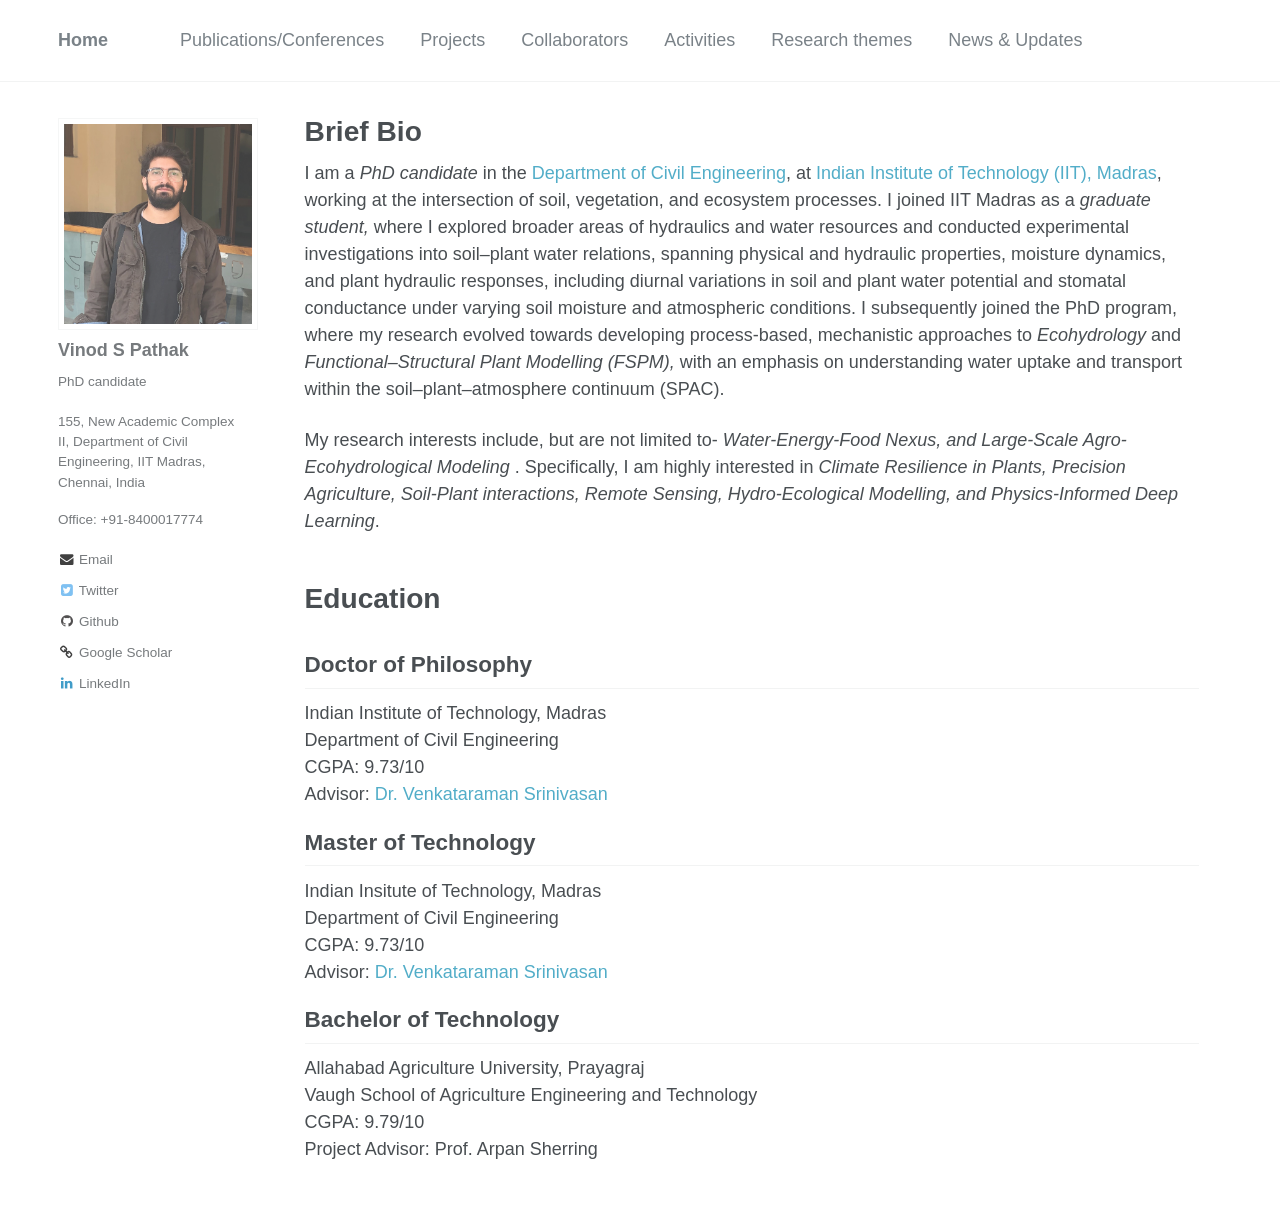
<file: index.html>
<!DOCTYPE html>
<html lang="en">
<head>
<meta name="robots" content="noindex">
	<meta http-equiv="content-type" content="text/html; charset=UTF-8"><meta charset="utf-8"> <!-- begin SEO -->
	<title>Vinod S Pathak</title>
	<link href="https://vinodspathak.github.io/feed.xml" type="application/atom+xml" rel="alternate" title="Vinod S Pathak"> 
	<meta name="HandheldFriendly" content="True">
	<meta name="MobileOptimized" content="320">
	<meta name="viewport" content="width=device-width, initial-scale=1.0">
	<link rel="stylesheet" href="css/main.css">
	<script src="https://code.jquery.com/jquery-1.10.2.js"></script>
	<script> 
		$(function(){
		  $("#header").load("header.html", function () {
    var currentPage = window.location.pathname.split('/').pop() || 'index.html';

    $("#site-nav .nav-link").each(function () {
        var linkPage = $(this).attr("href").split('/').pop();

        if (linkPage === currentPage) {
            $(this).parent().addClass("active");
        }
    });
});
		  $("#profile_intro").load("profile_intro.html");
		  $("#button").load("buttons.html");
		});
	</script> 
	<script>
  (function(i,s,o,g,r,a,m){i['GoogleAnalyticsObject']=r;i[r]=i[r]||function(){
  (i[r].q=i[r].q||[]).push(arguments)},i[r].l=1*new Date();a=s.createElement(o),
  m=s.getElementsByTagName(o)[0];a.async=1;a.src=g;m.parentNode.insertBefore(a,m)
  })(window,document,'script','https://www.google-analytics.com/analytics.js','ga');
  ga('create', 'UA-96174454-1', 'auto');
  ga('send', 'pageview');
</script> 
</head>

<body data-gr-c-s-loaded="true">
	<div class="masthead" id="header">	
	</div>
	<div id="main" role="main">
		<div class="sidebar sticky">
			<div itemscope="" itemtype="http://schema.org/Person">
				<div class="author__avatar"> 
					<img src="img/mypic.jpg" alt="Vinod S Pathak" style="width: 300px; height: auto;">
				</div>
				<div id="profile_intro" class="author__content">
					
				</div>
				<div class="author__urls-wrapper" id="button"> 
					
				</div>
			</div>
		</div>
	<div>
		<article class="page">
			<meta itemprop="headline" content="About me">
			<meta itemprop="description" content="About me">
			<div class="page__inner-wrap">
				<header>
					<h1 class="page__title" itemprop="headline">Brief Bio
					</h1>
				</header>
				<section class="page__content" itemprop="text">
					<p> I am a <i>PhD candidate</i> in the <a href="https://civil.iitm.ac.in/">Department of Civil Engineering</a>, at <a href="https://iitm.ac.in/">Indian Institute of Technology (IIT), Madras</a>, working at the intersection of 
						soil, vegetation, and ecosystem processes. I joined IIT Madras as a <i> graduate student, </i> where I explored broader areas of hydraulics and water resources and conducted experimental investigations into soil–plant water
						relations, spanning physical and hydraulic properties, moisture dynamics, and plant hydraulic responses, including diurnal variations in soil and plant water potential and stomatal conductance 
						under varying soil moisture and atmospheric conditions. I subsequently joined the PhD program, where my research evolved towards developing process-based, mechanistic approaches to <i> Ecohydrology </i> and <i> Functional–Structural Plant Modelling (FSPM), </i>
						with an emphasis on understanding water uptake and transport within the soil–plant–atmosphere continuum (SPAC). </p> 

                    <p>My research interests include, but are not limited to- <i>Water-Energy-Food
Nexus, and Large-Scale Agro-Ecohydrological Modeling </i>. Specifically, I am highly interested in  <i>Climate Resilience in Plants, Precision Agriculture, Soil-Plant interactions, Remote Sensing, Hydro-Ecological Modelling, and Physics-Informed Deep Learning</i>. </p>

                    <br>

                    <h1 class="page__title" itemprop="headline">Education</h1>
                    <br>

                    <h2 class="page__title" itemprop="headline">Doctor of Philosophy</h2>

                    <p>Indian Institute of Technology, Madras
                    <br>Department of Civil Engineering
                    <br>CGPA: 9.73/10
                    <br>Advisor: <a href="https://civil.iitm.ac.in/faculty/venkatraman/"> Dr. Venkataraman Srinivasan</a></p> 

                    <h2 class="page__title" itemprop="headline">Master of Technology</h2>
                    <p>Indian Insitute of Technology, Madras
                    <br>Department of Civil Engineering
                    <br>CGPA: 9.73/10
                    <br> Advisor: <a href="https://civil.iitm.ac.in/faculty/venkatraman/"> Dr. Venkataraman Srinivasan</a></p> 

                    <h2 class="page__title" itemprop="headline">Bachelor of Technology</h2>
                    <p>Allahabad Agriculture University, Prayagraj
                    <br>Vaugh School of Agriculture Engineering and Technology
                    <br>CGPA: 9.79/10
                    <br>Project Advisor: Prof. Arpan Sherring</p>  
                    

                    

					
					

					
				</section>
				<footer class="page__meta"></footer>
			</div>
		</article>
	</div>



<script src="js/main.js">
</script>


</body><span class="gr__tooltip"><span class="gr__tooltip-content"></span><i class="gr__tooltip-logo"></i><span class="gr__triangle"></span></span></html>
</file>
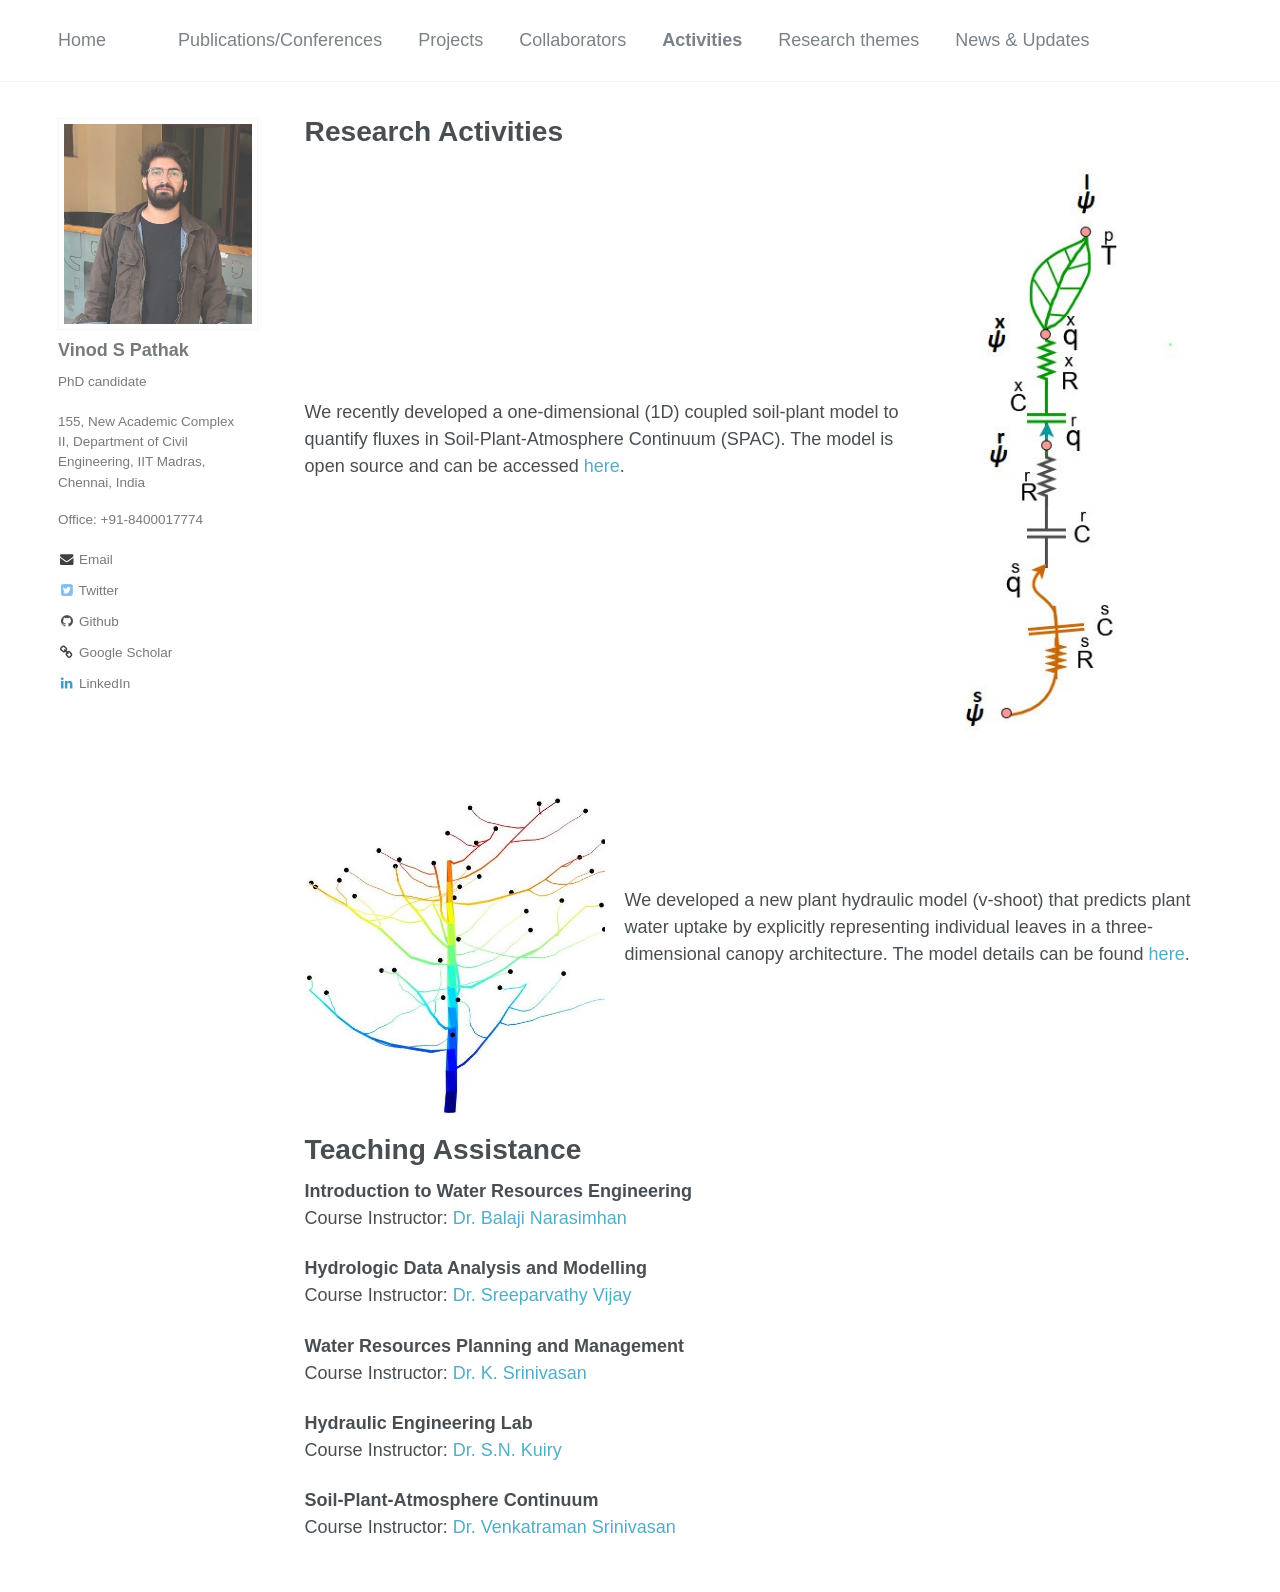
<file: Activity.html>
<!DOCTYPE html>
<html lang="en">
<head>
<meta name="robots" content="noindex">
	<meta http-equiv="content-type" content="text/html; charset=UTF-8">
	<meta charset="utf-8"> 
	<title>Vinod S Pathak</title>
	<link href="https://vinodspathak.github.io/feed.xml" type="application/atom+xml" rel="alternate" title="Vinod S Pathak"> 
	<meta name="HandheldFriendly" content="True">
	<meta name="MobileOptimized" content="320">
	<meta name="viewport" content="width=device-width, initial-scale=1.0">
	<link rel="stylesheet" href="css/main.css">
	<script src="https://code.jquery.com/jquery-1.10.2.js"></script>
	<script> 
		$(function(){
		  $("#header").load("header.html");
		  $("#profile_intro").load("profile_intro.html");
		  $("#button").load("buttons.html");
		});
	</script> 
	<script>
	  (function(i,s,o,g,r,a,m){i['GoogleAnalyticsObject']=r;i[r]=i[r]||function(){
	  (i[r].q=i[r].q||[]).push(arguments)},i[r].l=1*new Date();a=s.createElement(o),
	  m=s.getElementsByTagName(o)[0];a.async=1;a.src=g;m.parentNode.insertBefore(a,m)
	  })(window,document,'script','https://www.google-analytics.com/analytics.js','ga');
	  ga('create', 'UA-96174454-1', 'auto');
	  ga('send', 'pageview');
	</script> 

	<style>
		.collaborator-container {
			display: flex;
			align-items: center;
			justify-content: space-between;
			gap: 20px;
			margin-bottom: 20px;
		}

		.collaborator-container div {
			flex: 1;
		}

		.collaborator-container img {
			max-width: 300px;
			height: auto;
			order: 2;
		}
	</style>
</head>

<body>
	<div class="masthead" id="header"></div>

	<div id="main" role="main">

		<div class="sidebar sticky">
			<div itemscope itemtype="http://schema.org/Person">

				<div class="author__avatar"> 
					<img src="img/mypic.jpg" alt="Vinod S Pathak" style="width: 300px; height: auto;">
				</div>

				<div id="profile_intro" class="author__content"></div>

				<div class="author__urls-wrapper" id="button"></div>

			</div>
		</div>

		<article class="page">

			<meta itemprop="headline" content="Activities">
			<meta itemprop="description" content="Research and teaching activities">

			<div class="page__inner-wrap">

				<!-- Research Activities -->
				<header>
					<h1 class="page__title" itemprop="headline">Research Activities</h1>
				</header>

				<section class="page__content" itemprop="text">

					<div class="collaborator-container">
						<div>
							<p>
								We recently developed a one-dimensional (1D) coupled soil-plant model to quantify fluxes in Soil-Plant-Atmosphere Continuum (SPAC). The model is open source and can be accessed 
								<a href="https://github.com/vinodspathak/vSPAC-1D">here</a>.
							</p>
						</div>

						<img src="img/ThesisFig.jpg" alt="ThesisFig" style="width: 250px; height: auto;">
					</div>


					<div class="collaborator-container">
						<div>
							<img src="img/Plant3D.jpg" alt="3DPlant" style="width: 400px; height: auto;">	
						</div>

						<p>
							We developed a new plant hydraulic model (v-shoot) that predicts plant water uptake by explicitly representing individual leaves in a three-dimensional canopy architecture. The model details can be found 
							<a href="https://www.iitm.ac.in/happenings/events/explicit-3d-canopy-architecture-approach-model-plant-water-uptake-and">here</a>.
						</p>
					</div>

				</section>


				<!-- Teaching Assistance -->
				<header>
					<h1 class="page__title" itemprop="headline">Teaching Assistance</h1>
				</header>

				<section class="page__content" itemprop="text">

					<p>
						<b>Introduction to Water Resources Engineering</b><br>
						Course Instructor: <a href="https://civil.iitm.ac.in/faculty/nbalaji/">Dr. Balaji Narasimhan</a>
					</p>

					<p>
						<b>Hydrologic Data Analysis and Modelling</b><br>
						Course Instructor: <a href="https://civil.iitm.ac.in/faculty/sreeparvathyvijay/">Dr. Sreeparvathy Vijay</a>
					</p>

					<p>
						<b>Water Resources Planning and Management</b><br>
						Course Instructor: <a href="https://civil.iitm.ac.in/faculty/ksrini/">Dr. K. Srinivasan</a>
					</p>

					<p>
						<b>Hydraulic Engineering Lab</b><br>
						Course Instructor: <a href="https://civil.iitm.ac.in/faculty/snkuiry/">Dr. S.N. Kuiry</a>
					</p>

					<p>
						<b>Soil-Plant-Atmosphere Continuum</b><br>
						Course Instructor: <a href="https://civil.iitm.ac.in/faculty/venkatraman/">Dr. Venkatraman Srinivasan</a>
					</p>

				</section>


				<footer class="page__meta"></footer>

			</div>
		</article>

	</div>

	<script src="js/main.js"></script>

</body>
</html>
</file>
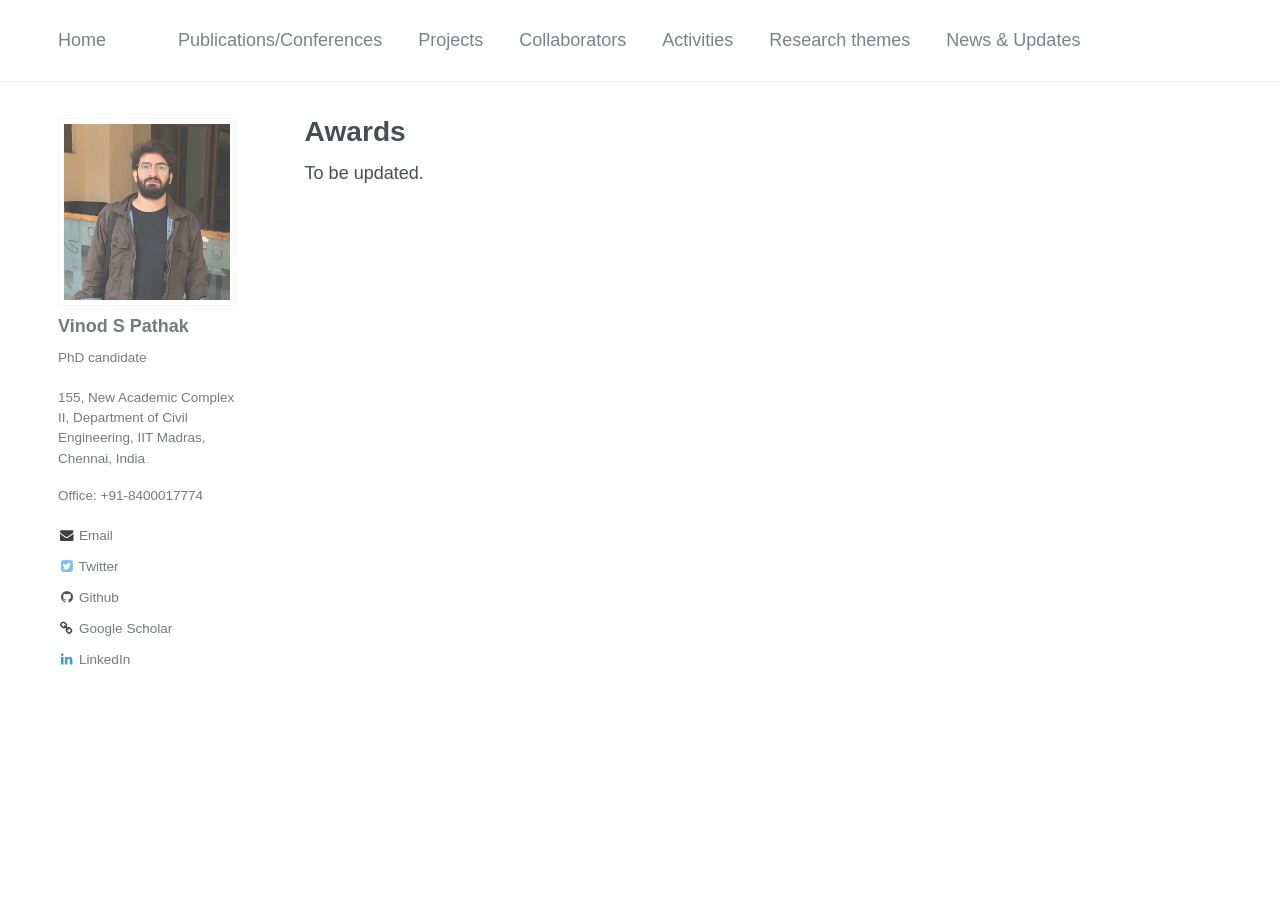
<file: awards.html>
<!DOCTYPE html>
<html lang="en">
<head>
<meta name="robots" content="noindex">
	<meta http-equiv="content-type" content="text/html; charset=UTF-8"><meta charset="utf-8"> <!-- begin SEO -->
	<title>Vinod S Pathak</title>
	<link href="https://vinodspathak.github.io/feed.xml" type="application/atom+xml" rel="alternate" title="Vinod S Pathak">
	<meta name="HandheldFriendly" content="True">
	<meta name="MobileOptimized" content="320">
	<meta name="viewport" content="width=device-width, initial-scale=1.0">
	<link rel="stylesheet" href="css/main.css">
	<script src="https://code.jquery.com/jquery-1.10.2.js"></script>
	<script> 
		$(function(){
		  $("#header").load("header.html");
		  $("#profile_intro").load("profile_intro.html");
		  $("#button").load("buttons.html");
		});
	</script> 
	<script>
  (function(i,s,o,g,r,a,m){i['GoogleAnalyticsObject']=r;i[r]=i[r]||function(){
  (i[r].q=i[r].q||[]).push(arguments)},i[r].l=1*new Date();a=s.createElement(o),
  m=s.getElementsByTagName(o)[0];a.async=1;a.src=g;m.parentNode.insertBefore(a,m)
  })(window,document,'script','https://www.google-analytics.com/analytics.js','ga');
  ga('create', 'UA-96174454-1', 'auto');
  ga('send', 'pageview');
</script> 
</head>

<body data-gr-c-s-loaded="true">
	<div class="masthead" id="header">	
	</div>
	<div id="main" role="main">
		<div class="sidebar sticky">
			<div itemscope="" itemtype="http://schema.org/Person">
				<div class="author__avatar"> 
					<img src="img/mypic.jpg" alt="Vinod S Pathak">
				</div>
				<div id="profile_intro" class="author__content">
					
				</div>
				<div class="author__urls-wrapper" id="button"> 
					
				</div>
			</div>
		</div>
	<div>
		<article class="page">
			<meta itemprop="headline" content="About me">
			<meta itemprop="description" content="About me">
			<div class="page__inner-wrap">
				<header>
    <h1 class="page__title" itemprop="headline">Awards</h1>
</header>

<section class="page__content" itemprop="text">
    <p>To be updated.</p>
</section>


				<footer class="page__meta"></footer>
			</div>
		</article>
	</div>



<script src="js/main.js">
</script> 

</body><span class="gr__tooltip"><span class="gr__tooltip-content"></span><i class="gr__tooltip-logo"></i><span class="gr__triangle"></span></span></html>
</file>
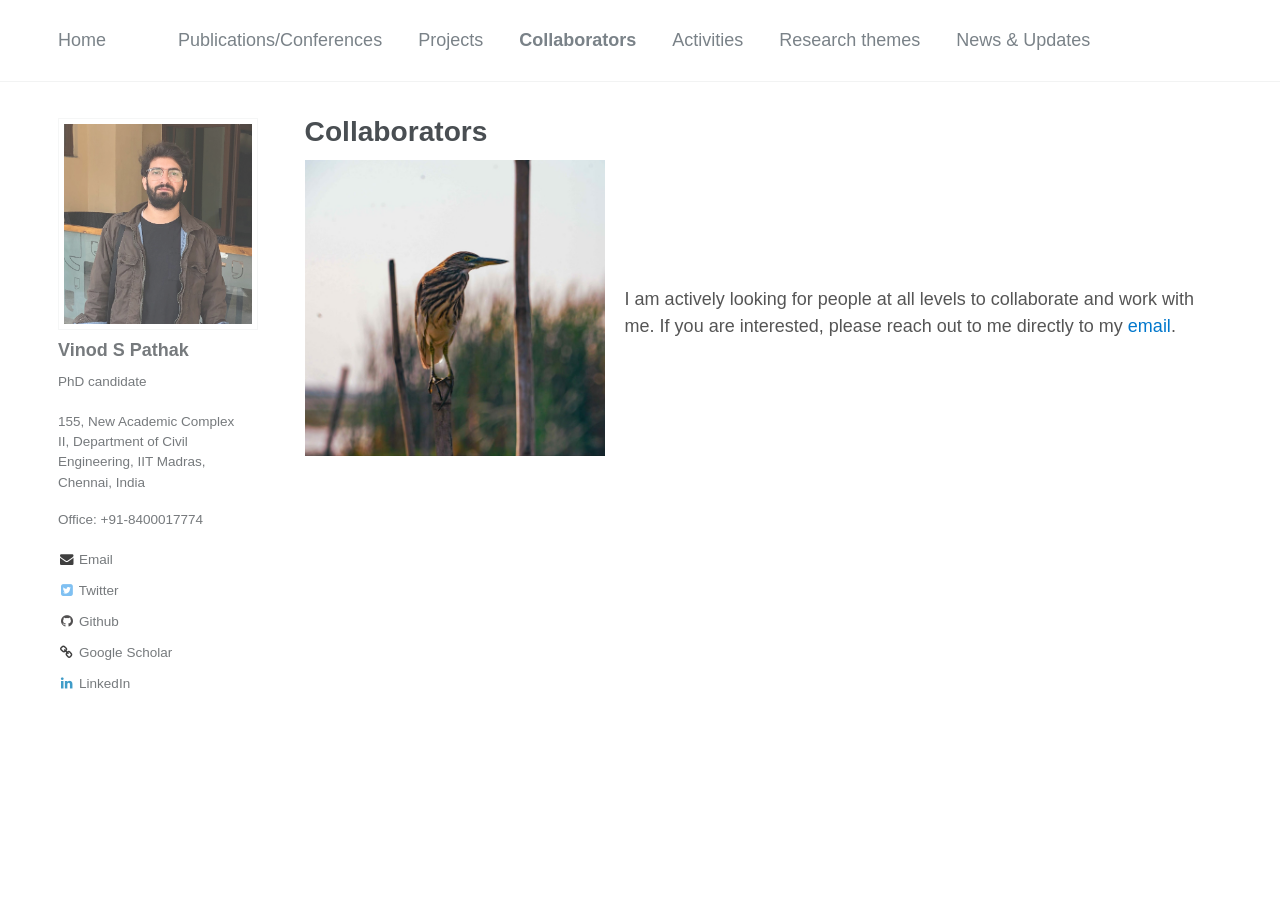
<file: Collaborators.html>
<!DOCTYPE html>
<html lang="en">
<head>
<meta name="robots" content="noindex">
	<meta http-equiv="content-type" content="text/html; charset=UTF-8">
	<meta charset="utf-8">
	<!-- begin SEO -->
	<title>Vinod S Pathak</title>
	<link href="https://vinodspathak.github.io/feed.xml" type="application/atom+xml" rel="alternate" title="Vinod S Pathak">
	<meta name="HandheldFriendly" content="True">
	<meta name="MobileOptimized" content="320">
	<meta name="viewport" content="width=device-width, initial-scale=1.0">
	<link rel="stylesheet" href="css/main.css">
	<script src="https://code.jquery.com/jquery-1.10.2.js"></script>
	<script>
		$(function () {
			$("#header").load("header.html");
			$("#profile_intro").load("profile_intro.html");
			$("#button").load("buttons.html");
		});
	</script>
	<script>
		(function (i, s, o, g, r, a, m) {
			i['GoogleAnalyticsObject'] = r;
			i[r] = i[r] || function () {
				(i[r].q = i[r].q || []).push(arguments)
			}, i[r].l = 1 * new Date();
			a = s.createElement(o),
				m = s.getElementsByTagName(o)[0];
			a.async = 1;
			a.src = g;
			m.parentNode.insertBefore(a, m)
		})(window, document, 'script', 'https://www.google-analytics.com/analytics.js', 'ga');
		ga('create', 'UA-96174454-1', 'auto');
		ga('send', 'pageview');
	</script>
	<style>
		/* Add this CSS for the image and text layout */
		.collaborator-container {
			display: flex;
			align-items: center;
			gap: 20px;
			margin-bottom: 20px;
		}
		.collaborator-container img {
			max-width: 300px;
			height: auto;
		}
		.collaborator-container h1 {
			color: #333;
			margin: 0;
		}
		.collaborator-container p {
			color: #555;
			margin: 10px 0 0;
		}
		.collaborator-container a {
			color: #0077cc;
			text-decoration: none;
		}
		.collaborator-container a:hover {
			text-decoration: underline;
		}
	</style>
</head>

<body data-gr-c-s-loaded="true">
	<div class="masthead" id="header"></div>
	<div id="main" role="main">
		<div class="sidebar sticky">
			<div itemscope itemtype="http://schema.org/Person">
				<div class="author__avatar">
					<img src="img/mypic.jpg" alt="Vinod S Pathak" style="width: 300px; height: auto;">
				</div>
				<div id="profile_intro" class="author__content"></div>
				<div class="author__urls-wrapper" id="button"></div>
			</div>
		</div>
		<article class="page">
			<meta itemprop="headline" content="About me">
			<meta itemprop="description" content="About me">
			<div class="page__inner-wrap">
				<header>
					<h1 class="page__title" itemprop="headline">Collaborators</h1>
				</header>
				<section class="page__content" itemprop="text">
					<div class="collaborator-container">
                                           <img src="img/bird.jpeg" alt="-">
						
						<div>
							
							<p>I am actively looking for people at all levels to collaborate and work with me. If you are interested, please reach out to me directly to my <a href="mailto:pathak.vinods631@gmail.com">email</a>.</p>
						</div>
					</div>
				</section>
				<footer class="page__meta"></footer>
			</div>
		</article>
	</div>

	<script src="js/main.js"></script>
</body>
</html>
</file>
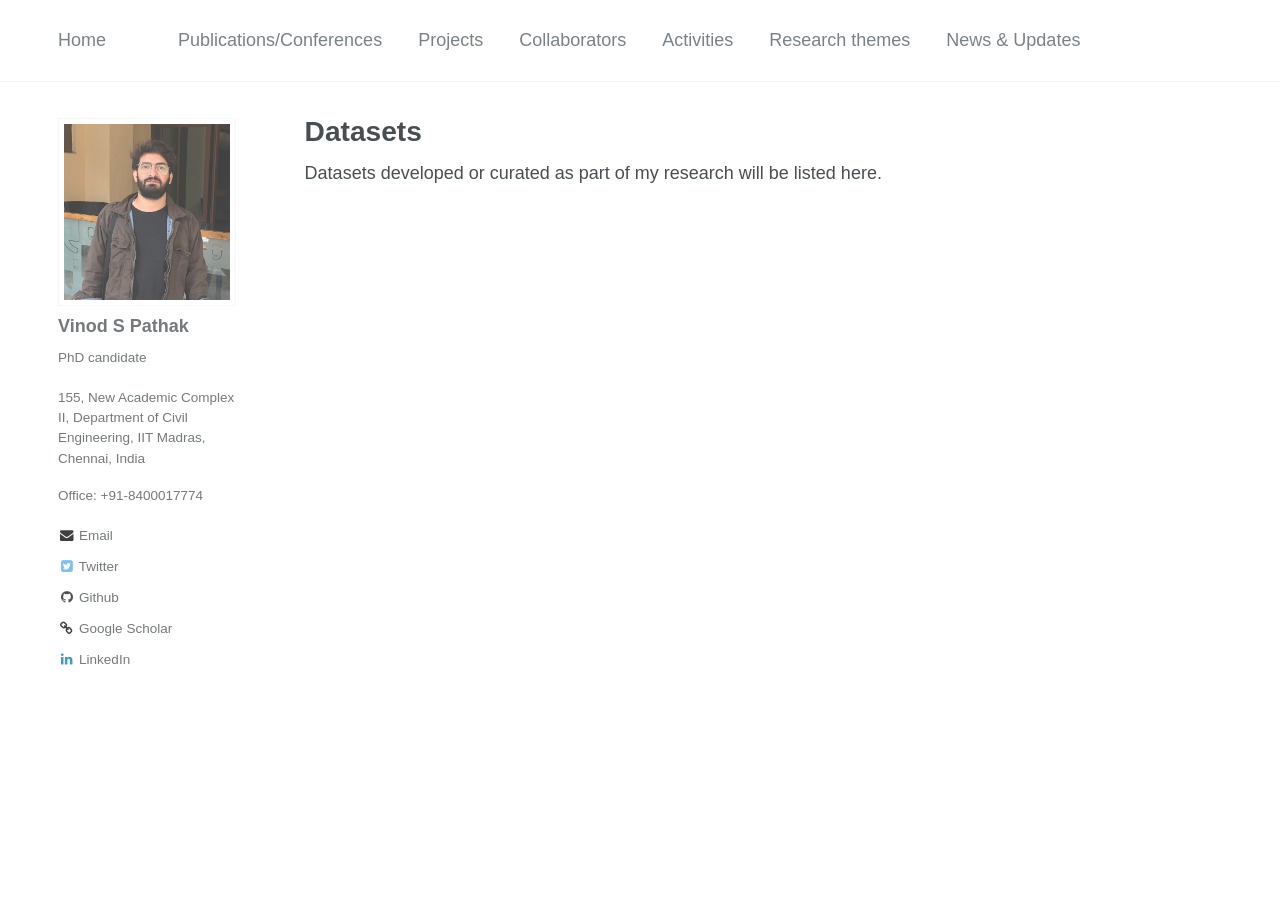
<file: datasets.html>
<!DOCTYPE html>
<html lang="en">
<head>
<meta name="robots" content="noindex">
    <meta http-equiv="content-type" content="text/html; charset=UTF-8">
    <meta charset="utf-8">

    <!-- begin SEO -->
    <title>Vinod S Pathak</title>
    <link href="https://vinodspathak.github.io/feed.xml"
          type="application/atom+xml"
          rel="alternate"
          title="Vinod S Pathak">

    <meta name="HandheldFriendly" content="True">
    <meta name="MobileOptimized" content="320">
    <meta name="viewport" content="width=device-width, initial-scale=1.0">

    <link rel="stylesheet" href="css/main.css">

    <script src="https://code.jquery.com/jquery-1.10.2.js"></script>

    <script>
        $(function () {
            $("#header").load("header.html");
            $("#profile_intro").load("profile_intro.html");
            $("#button").load("buttons.html");
        });
    </script>

    <script>
        (function(i,s,o,g,r,a,m){
            i['GoogleAnalyticsObject']=r;
            i[r]=i[r]||function(){
                (i[r].q=i[r].q||[]).push(arguments)
            };
            i[r].l=1*new Date();
            a=s.createElement(o);
            m=s.getElementsByTagName(o)[0];
            a.async=1;
            a.src=g;
            m.parentNode.insertBefore(a,m)
        })(window,document,'script',
          'https://www.google-analytics.com/analytics.js','ga');

        ga('create', 'UA-96174454-1', 'auto');
        ga('send', 'pageview');
    </script>
</head>

<body data-gr-c-s-loaded="true">

    <div class="masthead" id="header"></div>

    <div id="main" role="main">

        <div class="sidebar sticky">
            <div itemscope itemtype="http://schema.org/Person">

                <div class="author__avatar">
                    <img src="img/mypic.jpg" alt="Vinod S Pathak">
                </div>

                <div id="profile_intro" class="author__content"></div>

                <div class="author__urls-wrapper" id="button"></div>

            </div>
        </div>

        <div>
            <article class="page">

                <meta itemprop="headline" content="Datasets">
                <meta itemprop="description"
                      content="Datasets developed or curated as part of my research">

                <div class="page__inner-wrap">

                    <header>
                        <h1 class="page__title" itemprop="headline">
                            Datasets
                        </h1>
                    </header>

                    <section class="page__content" itemprop="text">
                        <p>
                            Datasets developed or curated as part of my research
                            will be listed here.
                        </p>
                    </section>

                    <footer class="page__meta"></footer>

                </div>
            </article>
        </div>

    </div>

    <script src="js/main.js"></script>

</body>
</html>
</file>
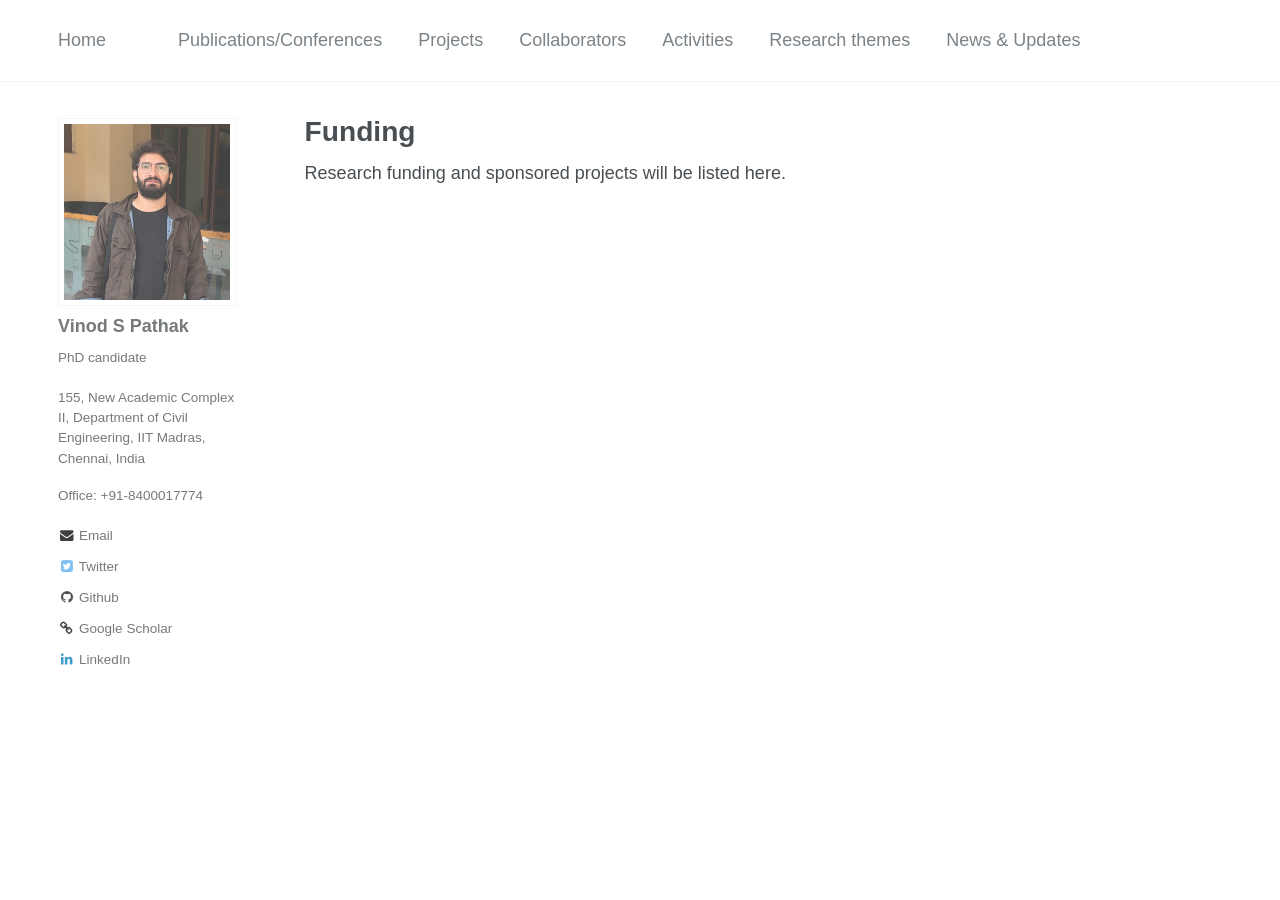
<file: funding.html>
<!DOCTYPE html>
<html lang="en">
<head>
<meta name="robots" content="noindex">
    <meta http-equiv="content-type" content="text/html; charset=UTF-8">
    <meta charset="utf-8">

    <!-- begin SEO -->
    <title>Vinod S Pathak</title>
    <link href="https://vinodspathak.github.io/feed.xml"
          type="application/atom+xml"
          rel="alternate"
          title="Vinod S Pathak">

    <meta name="HandheldFriendly" content="True">
    <meta name="MobileOptimized" content="320">
    <meta name="viewport" content="width=device-width, initial-scale=1.0">

    <link rel="stylesheet" href="css/main.css">

    <script src="https://code.jquery.com/jquery-1.10.2.js"></script>

    <script>
        $(function () {
            $("#header").load("header.html");
            $("#profile_intro").load("profile_intro.html");
            $("#button").load("buttons.html");
        });
    </script>

    <script>
        (function(i,s,o,g,r,a,m){
            i['GoogleAnalyticsObject']=r;
            i[r]=i[r]||function(){
                (i[r].q=i[r].q||[]).push(arguments)
            };
            i[r].l=1*new Date();
            a=s.createElement(o);
            m=s.getElementsByTagName(o)[0];
            a.async=1;
            a.src=g;
            m.parentNode.insertBefore(a,m)
        })(window,document,'script',
          'https://www.google-analytics.com/analytics.js','ga');

        ga('create', 'UA-96174454-1', 'auto');
        ga('send', 'pageview');
    </script>
</head>

<body data-gr-c-s-loaded="true">

    <div class="masthead" id="header"></div>

    <div id="main" role="main">

        <div class="sidebar sticky">
            <div itemscope itemtype="http://schema.org/Person">

                <div class="author__avatar">
                    <img src="img/mypic.jpg" alt="Vinod S Pathak">
                </div>

                <div id="profile_intro" class="author__content"></div>

                <div class="author__urls-wrapper" id="button"></div>

            </div>
        </div>

        <div>
            <article class="page">

                <meta itemprop="headline" content="Funding">
                <meta itemprop="description"
                      content="Research funding and sponsored projects">

                <div class="page__inner-wrap">

                    <header>
                        <h1 class="page__title" itemprop="headline">
                            Funding
                        </h1>
                    </header>

                    <section class="page__content" itemprop="text">
                        <p>
                            Research funding and sponsored projects will be listed here.
                        </p>
                    </section>

                    <footer class="page__meta"></footer>

                </div>
            </article>
        </div>

    </div>

    <script src="js/main.js"></script>

</body>
</html>
</file>
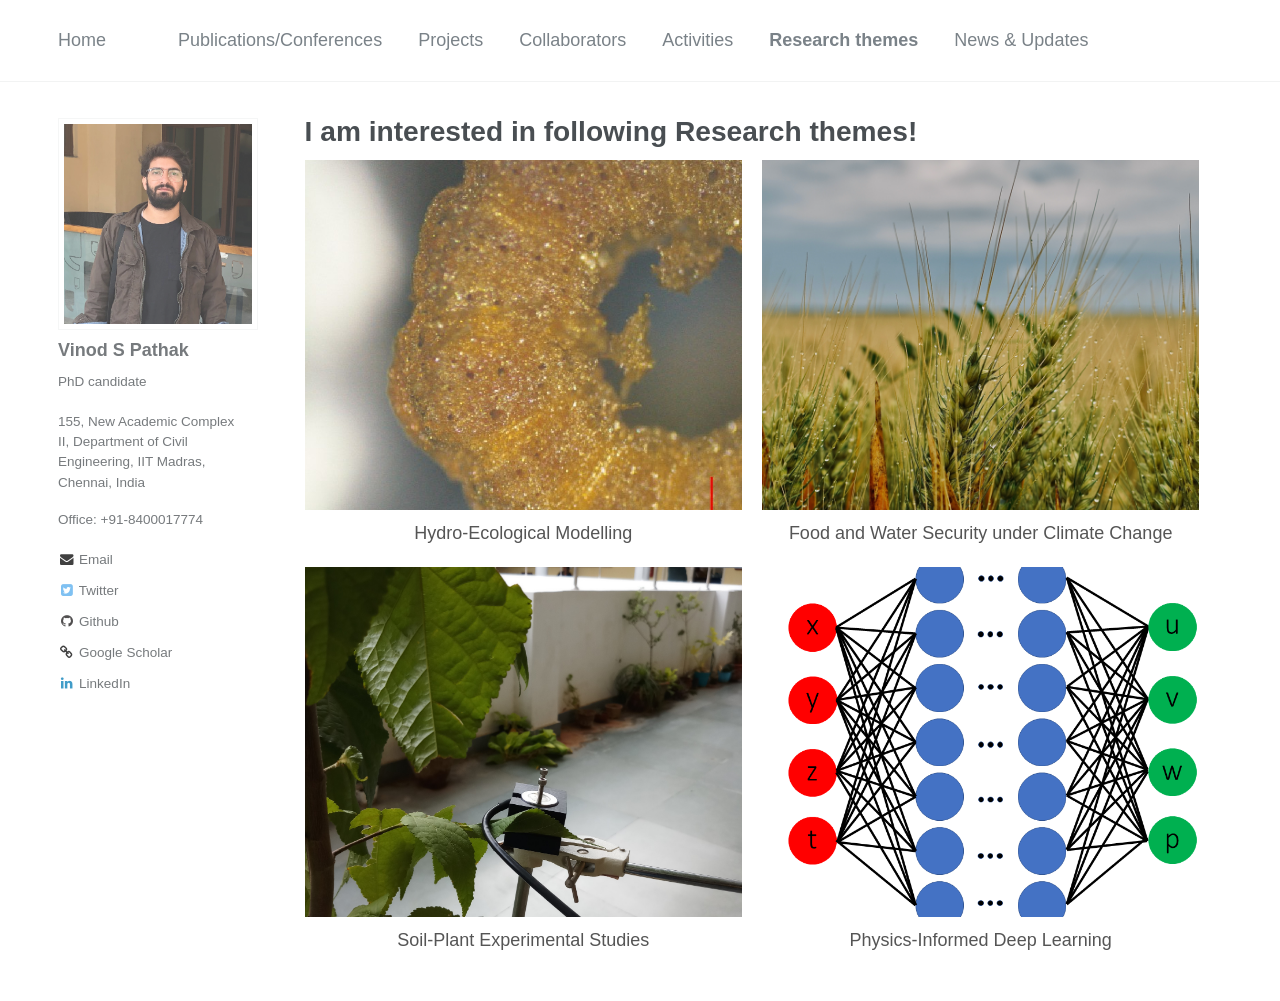
<file: Policies.html>
<!DOCTYPE html>
<html lang="en">
<head>
<meta name="robots" content="noindex">
	<meta http-equiv="content-type" content="text/html; charset=UTF-8">
	<meta charset="utf-8">
	<!-- begin SEO -->
	<title>Vinod S Pathak</title>
	<link href="https://vinodspathak.github.io/feed.xml" type="application/atom+xml" rel="alternate" title="Vinod S Pathak">
	<meta name="HandheldFriendly" content="True">
	<meta name="MobileOptimized" content="320">
	<meta name="viewport" content="width=device-width, initial-scale=1.0">
	<link rel="stylesheet" href="css/main.css">
	<script src="https://code.jquery.com/jquery-1.10.2.js"></script>
	<script>
		$(function () {
			$("#header").load("header.html");
			$("#profile_intro").load("profile_intro.html");
			$("#button").load("buttons.html");
		});
	</script>
	<script>
		(function (i, s, o, g, r, a, m) {
			i['GoogleAnalyticsObject'] = r;
			i[r] = i[r] || function () {
				(i[r].q = i[r].q || []).push(arguments)
			}, i[r].l = 1 * new Date();
			a = s.createElement(o),
				m = s.getElementsByTagName(o)[0];
			a.async = 1;
			a.src = g;
			m.parentNode.insertBefore(a, m)
		})(window, document, 'script', 'https://www.google-analytics.com/analytics.js', 'ga');
		ga('create', 'UA-96174454-1', 'auto');
		ga('send', 'pageview');
	</script>
	<style>
		/* Add this CSS for the layout */
		.collaborator-container {
			display: flex;
			justify-content: space-between; /* Equal space between columns */
			gap: 20px; /* Space between columns */
			margin-bottom: 20px;
		}
		.collaborator-container .column {
			flex: 1; /* Equal width for both columns */
			display: flex;
			flex-direction: column;
			gap: 20px; /* Space between items in a column */
		}
		.collaborator-container .image-text-wrapper {
			display: flex;
			flex-direction: column;
			align-items: center; /* Center-align text below the image */
			text-align: center; /* Center-align text */
		}
		.collaborator-container .image-container {
			width: 100%; /* Full width of the column */
			height: 350px; /* Fixed height for all images */
			overflow: hidden; /* Hide overflow */
			display: flex;
			align-items: center;
			justify-content: center;
			background-color: #f0f0f0; /* Optional: Add a background color */
		}
		.collaborator-container img {
			width: 100%; /* Ensure image fills the container */
			height: 100%; /* Ensure image fills the container */
			object-fit: cover; /* Maintain aspect ratio and cover the container */
		}
		.collaborator-container p {
			color: #555;
			margin: 10px 0 0; /* Add some spacing */
		}
		.collaborator-container a {
			color: #0077cc;
			text-decoration: none;
		}
		.collaborator-container a:hover {
			text-decoration: underline;
		}
	</style>
</head>

<body data-gr-c-s-loaded="true">
	<div class="masthead" id="header"></div>
	<div id="main" role="main">
		<div class="sidebar sticky">
			<div itemscope itemtype="http://schema.org/Person">
				<div class="author__avatar">
					<img src="img/mypic.jpg" alt="Vinod S Pathak" style="width: 300px; height: auto;">
				</div>
				<div id="profile_intro" class="author__content"></div>
				<div class="author__urls-wrapper" id="button"></div>
			</div>
		</div>
		<article class="page">
			<meta itemprop="headline" content="About me">
			<meta itemprop="description" content="About me">
			<div class="page__inner-wrap">
				<header>
					<h1 class="page__title" itemprop="headline">I am interested in following Research themes!</h1>
				</header>
				<section class="page__content" itemprop="text">
					<div class="collaborator-container">
						<!-- First Column -->
						<div class="column">
							<!-- First Image and Text -->
							<div class="image-text-wrapper">
								<div class="image-container">
									<img src="img/StemMicro.jpg" alt="StemMicro">
								</div>
								<p>Hydro-Ecological Modelling</p>
							</div>
							<!-- Third Image and Text -->
							<div class="image-text-wrapper">
								<div class="image-container">
									<img src="img/PSY1.jpg" alt="PSY1">
								</div>
								<p>Soil-Plant Experimental Studies</p>
							</div>
						</div>
						<!-- Second Column -->
						<div class="column">
							<!-- Second Image and Text -->
							<div class="image-text-wrapper">
								<div class="image-container">
									<img src="img/FoodSecurity.jpg" alt="Bird">
								</div>
								<p>Food and Water Security under Climate Change</p>
							</div>
							<!-- Fourth Image and Text -->
							<div class="image-text-wrapper">
								<div class="image-container">
									<img src="img/PINN.png" alt="MyPic">
								</div>
								<p>Physics-Informed Deep Learning</p>
							</div>
						</div>
					</div>
				</section>
				<footer class="page__meta"></footer>
			</div>
		</article>
	</div>

	<script src="js/main.js"></script>
</body>
</html>
</file>
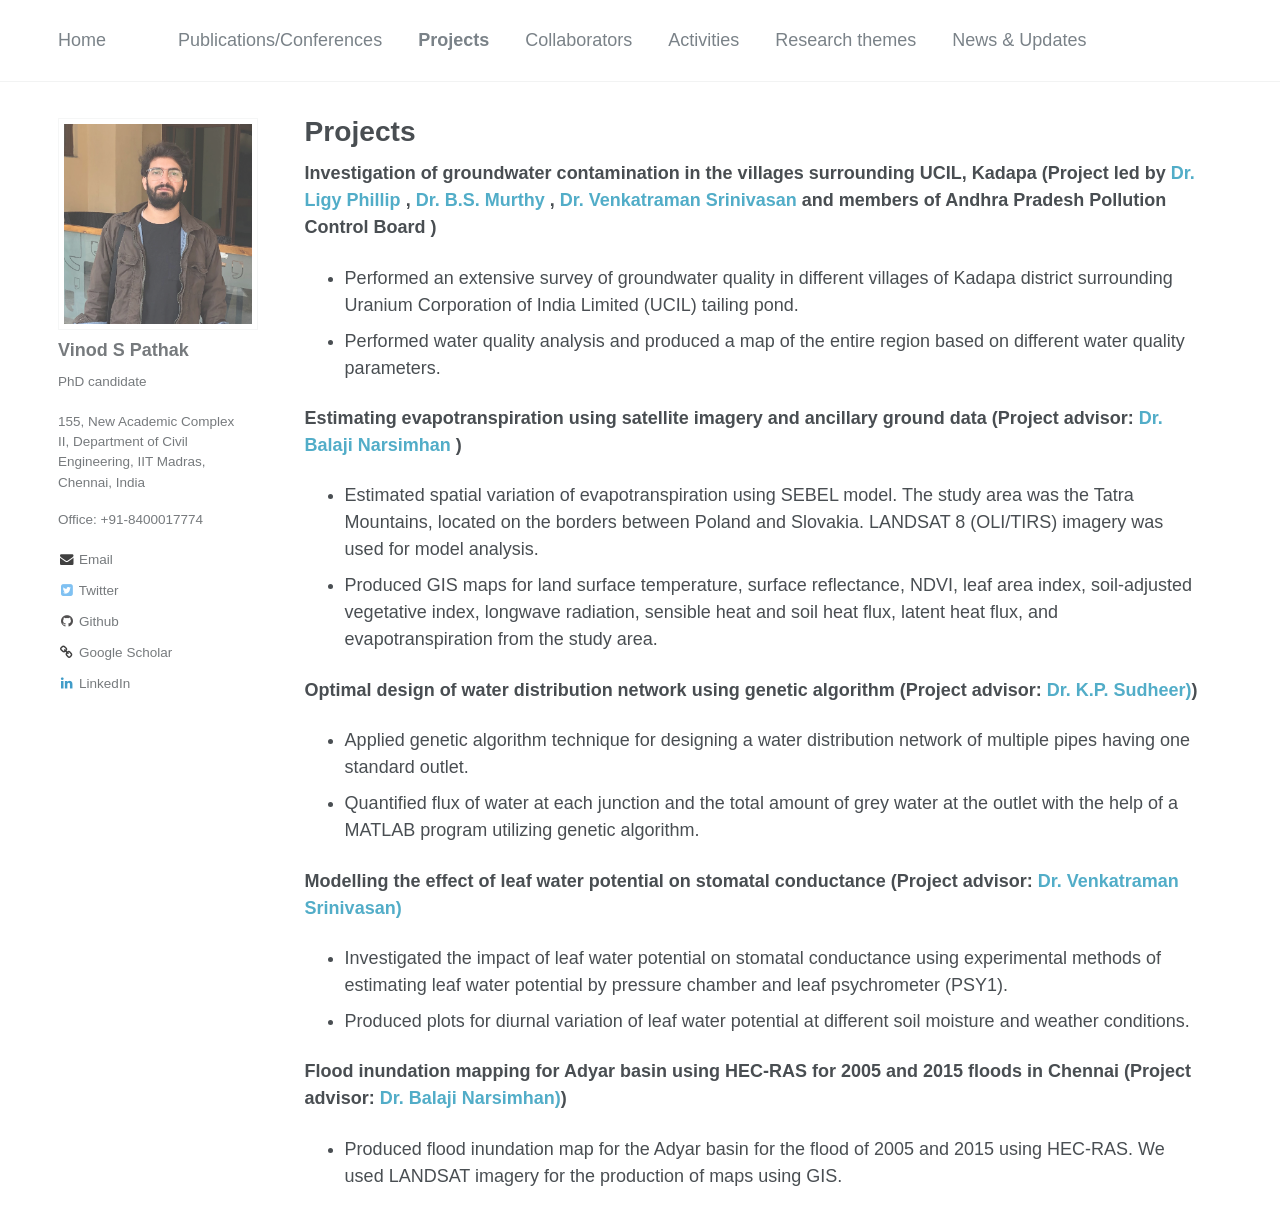
<file: projects.html>
<!DOCTYPE html>
<html lang="en">
<head>
<meta name="robots" content="noindex">
	<meta http-equiv="content-type" content="text/html; charset=UTF-8">
	<meta charset="utf-8">
	<!-- begin SEO -->
	<title>Vinod S Pathak</title>
	<link href="https://vinodspathak.github.io/feed.xml" type="application/atom+xml" rel="alternate" title="Vinod S Pathak">
	<meta name="HandheldFriendly" content="True">
	<meta name="MobileOptimized" content="320">
	<meta name="viewport" content="width=device-width, initial-scale=1.0">
	<link rel="stylesheet" href="css/main.css">
	<script src="https://code.jquery.com/jquery-1.10.2.js"></script>
	<script>
		$(function () {
			$("#header").load("header.html");
			$("#profile_intro").load("profile_intro.html");
			$("#button").load("buttons.html");
		});
	</script>
	<script>
		(function (i, s, o, g, r, a, m) {
			i['GoogleAnalyticsObject'] = r;
			i[r] = i[r] || function () {
				(i[r].q = i[r].q || []).push(arguments)
			}, i[r].l = 1 * new Date();
			a = s.createElement(o),
				m = s.getElementsByTagName(o)[0];
			a.async = 1;
			a.src = g;
			m.parentNode.insertBefore(a, m)
		})(window, document, 'script', 'https://www.google-analytics.com/analytics.js', 'ga');
		ga('create', 'UA-96174454-1', 'auto');
		ga('send', 'pageview');
	</script>
</head>

<body data-gr-c-s-loaded="true">
	<div class="masthead" id="header"></div>
	<div id="main" role="main">
		<div class="sidebar sticky">
			<div itemscope itemtype="http://schema.org/Person">
				<div class="author__avatar">
					<img src="img/mypic.jpg" alt="Vinod S Pathak" style="width: 300px; height: auto;">
				</div>
				<div id="profile_intro" class="author__content"></div>
				<div class="author__urls-wrapper" id="button"></div>
			</div>
		</div>
		<article class="page">
			<meta itemprop="headline" content="About me">
			<meta itemprop="description" content="About me">
			<div class="page__inner-wrap">
				<header>
					<h1 class="page__title" itemprop="headline">Projects</h1>
				</header>
				<section class="page__content" itemprop="text">

                                       <p>
						<b>Investigation of groundwater contamination in the villages surrounding UCIL, Kadapa (Project led by <a href="https://civil.iitm.ac.in/faculty/ligy/">Dr. Ligy Phillip </a>, <a href="https://civil.iitm.ac.in/faculty/bsm/">Dr. B.S. Murthy </a>, <a href="https://civil.iitm.ac.in/faculty/venkatraman/">Dr. Venkatraman Srinivasan </a> and members of Andhra Pradesh Pollution Control Board )</b>
					
					<ul>
						<li>Performed an extensive survey of groundwater quality in different villages of Kadapa district surrounding Uranium Corporation of India Limited (UCIL) tailing pond.</li>
						<li>Performed water quality analysis and produced a map of the entire region based on different water quality parameters.</li>
					</ul> </p>  

                                        <p>
						<b>Estimating evapotranspiration using satellite imagery and ancillary                      ground data (Project advisor: <a href="https://civil.iitm.ac.in/faculty/nbalaji/">Dr. Balaji Narsimhan </a>)</b>
					
					<ul>
						<li>Estimated spatial variation of evapotranspiration using SEBEL model. The study area was the Tatra Mountains, located on the borders between Poland and Slovakia. LANDSAT 8 (OLI/TIRS) imagery was used for model analysis.</li>
						<li>Produced GIS maps for land surface temperature, surface reflectance, NDVI, leaf area index, soil-adjusted vegetative index, longwave radiation, sensible heat and soil heat flux, latent heat flux, and evapotranspiration from the study area.</li>
					</ul> </p>
 
                                        <p>
						<b>Optimal design of water distribution network using genetic algorithm (Project advisor: <a href="https://civil.iitm.ac.in/faculty/sudheer/">Dr. K.P. Sudheer)</a>)</b>
					
					<ul>
						<li>Applied genetic algorithm technique for designing a water distribution                            network of multiple pipes having one standard outlet.</li>
						<li>Quantified flux of water at each junction and the total amount of grey water at the outlet with the help of a MATLAB program utilizing genetic algorithm.</li>
					</ul> </p>


					<p>
						<b>Modelling the effect of leaf water potential on stomatal conductance (Project advisor: <a href="https://civil.iitm.ac.in/faculty/venkatraman/">Dr. Venkatraman Srinivasan)</a></b>
					
					<ul>
						<li>Investigated the impact of leaf water potential on stomatal conductance using experimental methods of estimating leaf water potential by pressure chamber and leaf psychrometer (PSY1).</li>
						<li>Produced plots for diurnal variation of leaf water potential at different soil moisture and weather conditions.</li>
					</ul> </p>

                                       
                                       <p>
						<b>Flood inundation mapping for Adyar basin using HEC-RAS for 2005 and 2015 floods in Chennai (Project advisor: <a href="https://civil.iitm.ac.in/faculty/nbalaji/">Dr. Balaji Narsimhan)</a>)</b>
					
					<ul>
						<li>Produced flood inundation map for the Adyar basin for the flood of 2005 and 2015 using HEC-RAS. We used LANDSAT                                             imagery for the production of maps using GIS.</li>
					</ul> </p>

				</section>
			</div>
		</article>
	</div>

	<script src="js/main.js"></script>
</body>
</html>
</file>
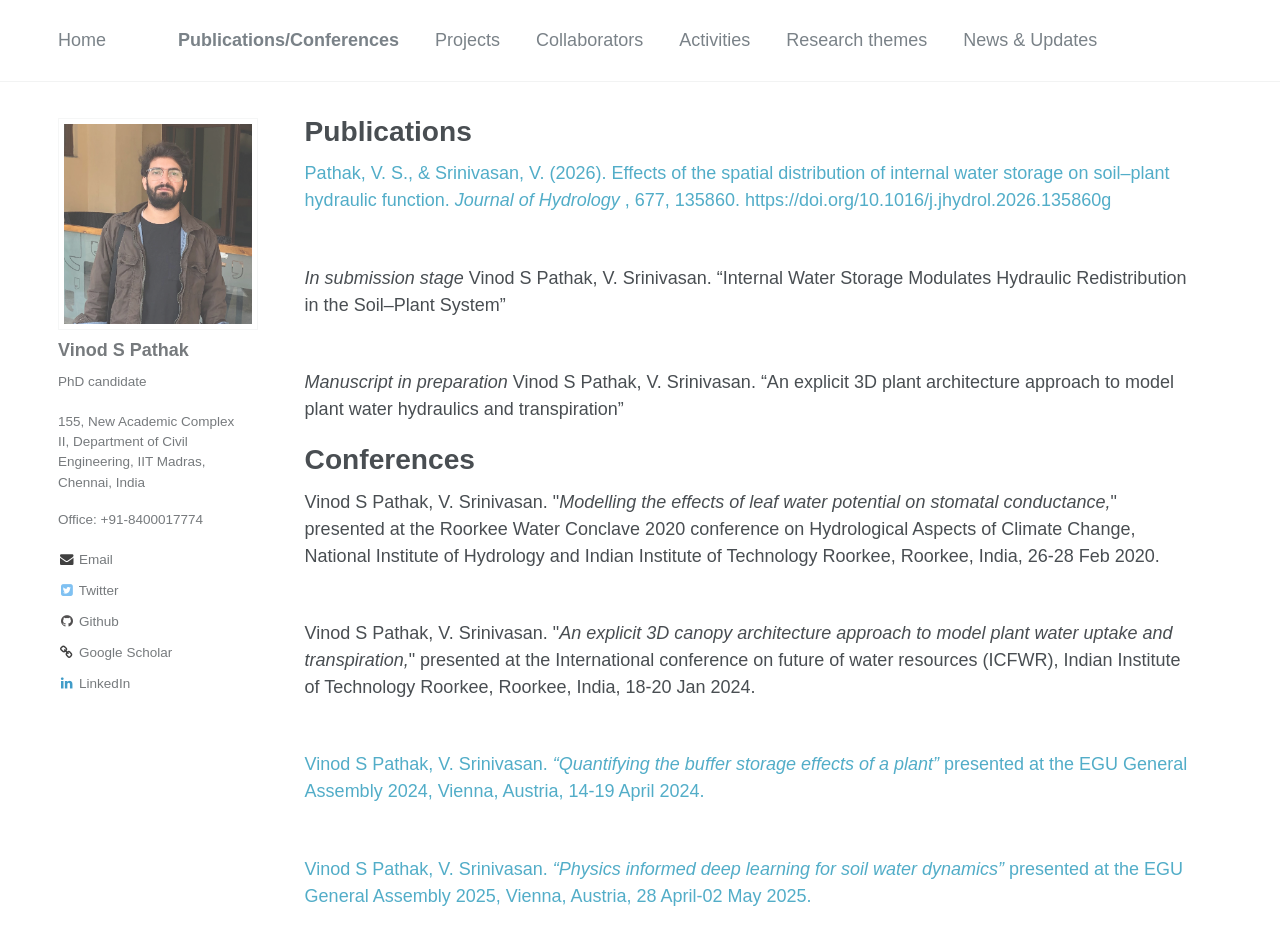
<file: Publications.html>
<!DOCTYPE html>
<html lang="en">
<head>
    <meta name="robots" content="noindex">
    <meta http-equiv="content-type" content="text/html; charset=UTF-8">
    <meta charset="utf-8">
    <!-- begin SEO -->
    <title>Vinod S Pathak</title>
    <link href="https://vinodspathak.github.io/feed.xml" type="application/atom+xml" rel="alternate" title="Vinod S Pathak">
    <meta name="HandheldFriendly" content="True">
    <meta name="MobileOptimized" content="320">
    <meta name="viewport" content="width=device-width, initial-scale=1.0">
    <link rel="stylesheet" href="css/main.css">
    <script src="https://code.jquery.com/jquery-1.10.2.js"></script>
    <script>
        $(function () {
            $("#header").load("header.html");
            $("#profile_intro").load("profile_intro.html");
            $("#button").load("buttons.html");
        });
    </script>
    <script>
        (function (i, s, o, g, r, a, m) {
            i['GoogleAnalyticsObject'] = r;
            i[r] = i[r] || function () {
                (i[r].q = i[r].q || []).push(arguments)
            }, i[r].l = 1 * new Date();
            a = s.createElement(o),
                m = s.getElementsByTagName(o)[0];
            a.async = 1;
            a.src = g;
            m.parentNode.insertBefore(a, m)
        })(window, document, 'script', 'https://www.google-analytics.com/analytics.js', 'ga');
        ga('create', 'UA-96174454-1', 'auto');
        ga('send', 'pageview');
    </script>
</head>

<body data-gr-c-s-loaded="true">
    <div class="masthead" id="header"></div>

    <div id="main" role="main">
        <div class="sidebar sticky">
            <div itemscope itemtype="http://schema.org/Person">
                <div class="author__avatar">
                    <img src="img/mypic.jpg" alt="Vinod S Pathak" style="width: 300px; height: auto;">
                </div>
                <div id="profile_intro" class="author__content"></div>
                <div class="author__urls-wrapper" id="button"></div>
            </div>
        </div>

        <!-- Publications -->
        <article class="page">
            <meta itemprop="headline" content="About me">
            <meta itemprop="description" content="About me">

            <div class="page__inner-wrap">
                <header>
                    <h1 class="page__title" itemprop="headline">Publications</h1>
                </header>

                <section class="page__content" itemprop="text">
                    <p>
                         <a href="https://doi.org/10.1016/j.jhydrol.2026.135860">Pathak, V. S., & Srinivasan, V. (2026). 
                            Effects of the spatial distribution of internal water storage on soil–plant hydraulic function.
                            <i> Journal of Hydrology </i>, 677, 135860. https://doi.org/10.1016/j.jhydrol.2026.135860g</a> 
                        
                        <!-- Pathak, V. S., & Srinivasan, V. (2026). 
                            Effects of the spatial distribution of internal water storage on soil–plant hydraulic function.
                            <i> Journal of Hydrology </i>, 677, 135860. https://doi.org/10.1016/j.jhydrol.2026.135860g -->
                    
                    </p>

                    <br>

                    <p>
                        <i>In submission stage</i> Vinod S Pathak, V. Srinivasan. “Internal Water Storage Modulates Hydraulic Redistribution in the Soil–Plant System”
                    </p>

                    <br>

                    <p>
                        <i>Manuscript in preparation</i> Vinod S Pathak, V. Srinivasan. “An explicit 3D plant architecture approach to model plant water hydraulics and transpiration”
                    </p>
                </section>
            </div>
        </article>

        <!-- Conferences -->
        <article class="page">
            <div class="page__inner-wrap">
                <header>
                    <h1 class="page__title" itemprop="headline">Conferences</h1>
                </header>

                <section class="page__content" itemprop="text">
                    <p>
                        Vinod S Pathak, V. Srinivasan. "<i>Modelling the effects of leaf water potential on stomatal conductance,</i>" presented at the Roorkee Water Conclave 2020 conference on Hydrological Aspects of Climate Change, National Institute of Hydrology and Indian Institute of Technology Roorkee, Roorkee, India, 26-28 Feb 2020.
                    </p>

                    <br>

                     <p>
                        Vinod S Pathak, V. Srinivasan. "<i>An explicit 3D canopy architecture approach to model plant water uptake and transpiration,</i>" presented at the International conference on future of water resources (ICFWR), Indian Institute of Technology Roorkee, Roorkee, India, 18-20 Jan 2024.
                    </p>

                    <br>

                    <p>
                        <a href="https://meetingorganizer.copernicus.org/EGU24/EGU24-11378.html">Vinod S Pathak, V. Srinivasan. <i>“Quantifying the buffer storage effects of a plant”</i> presented at the EGU General Assembly 2024, Vienna, Austria, 14-19 April 2024.
</a> 

                    </p>

                    <br>

                    <p>
<a href="https://meetingorganizer.copernicus.org/EGU25/EGU25-20587.html">Vinod S Pathak, V. Srinivasan. <i>“Physics informed deep learning for soil water dynamics”</i> presented at the EGU General Assembly 2025, Vienna, Austria, 28 April-02 May 2025.
</a>                     </p>
                </section>
            </div>
        </article>
    </div>
</body>
</html>
</file>
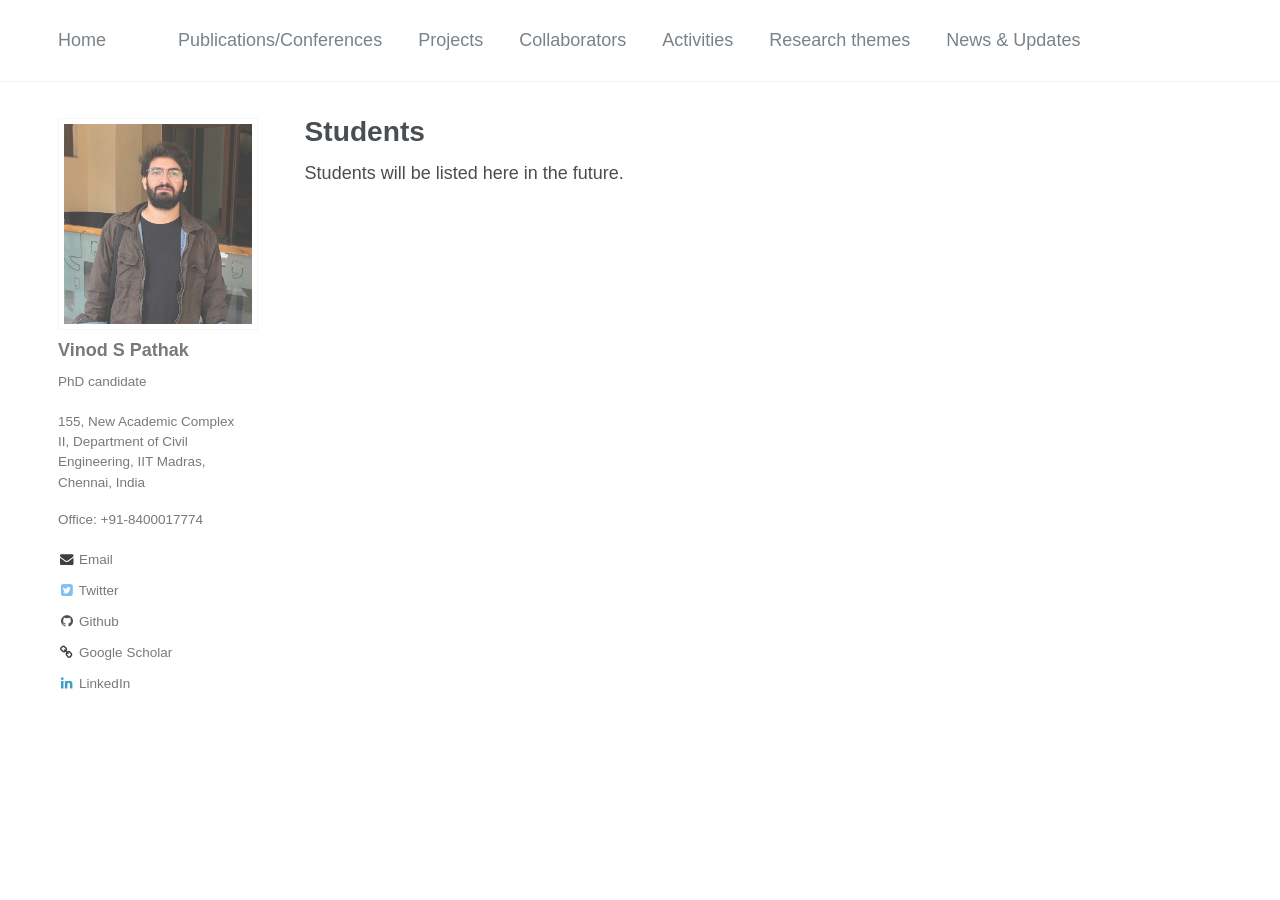
<file: Students.html>
<!DOCTYPE html>
<html lang="en">
<head>
<meta name="robots" content="noindex">
	<meta http-equiv="content-type" content="text/html; charset=UTF-8">
	<meta charset="utf-8">
	<!-- begin SEO -->
	<title>Vinod S Pathak</title>
	<link href="https://vinodspathak.github.io/feed.xml" type="application/atom+xml" rel="alternate" title="Vinod S Pathak">
	<meta name="HandheldFriendly" content="True">
	<meta name="MobileOptimized" content="320">
	<meta name="viewport" content="width=device-width, initial-scale=1.0">
	<link rel="stylesheet" href="css/main.css">
	<script src="https://code.jquery.com/jquery-1.10.2.js"></script>

	<script>
		$(function(){
			$("#header").load("header.html");
			$("#profile_intro").load("profile_intro.html");
			$("#button").load("buttons.html");
		});
	</script>

	<script>
		(function(i,s,o,g,r,a,m){i['GoogleAnalyticsObject']=r;i[r]=i[r]||function(){
		(i[r].q=i[r].q||[]).push(arguments)},i[r].l=1*new Date();a=s.createElement(o),
		m=s.getElementsByTagName(o)[0];a.async=1;a.src=g;m.parentNode.insertBefore(a,m)
		})(window,document,'script','https://www.google-analytics.com/analytics.js','ga');
		ga('create', 'UA-96174454-1', 'auto');
		ga('send', 'pageview');
	</script>
</head>

<body data-gr-c-s-loaded="true">

	<div class="masthead" id="header"></div>

	<div id="main" role="main">

		<div class="sidebar sticky">
			<div itemscope itemtype="http://schema.org/Person">

				<div class="author__avatar">
					<img src="img/mypic.jpg" alt="Vinod S Pathak" style="width: 300px; height: auto;">
				</div>

				<div id="profile_intro" class="author__content"></div>

				<div class="author__urls-wrapper" id="button"></div>

			</div>
		</div>

		<div>
			<article class="page">

				<meta itemprop="headline" content="Students">
				<meta itemprop="description" content="Students">

				<div class="page__inner-wrap">

					<header>
						<h1 class="page__title" itemprop="headline">Students</h1>
					</header>

					<section class="page__content" itemprop="text">
						<p>Students will be listed here in the future.</p>
					</section>

					<footer class="page__meta"></footer>

				</div>
			</article>
		</div>

	</div>

	<script src="js/main.js"></script>

</body>
</html>
</file>
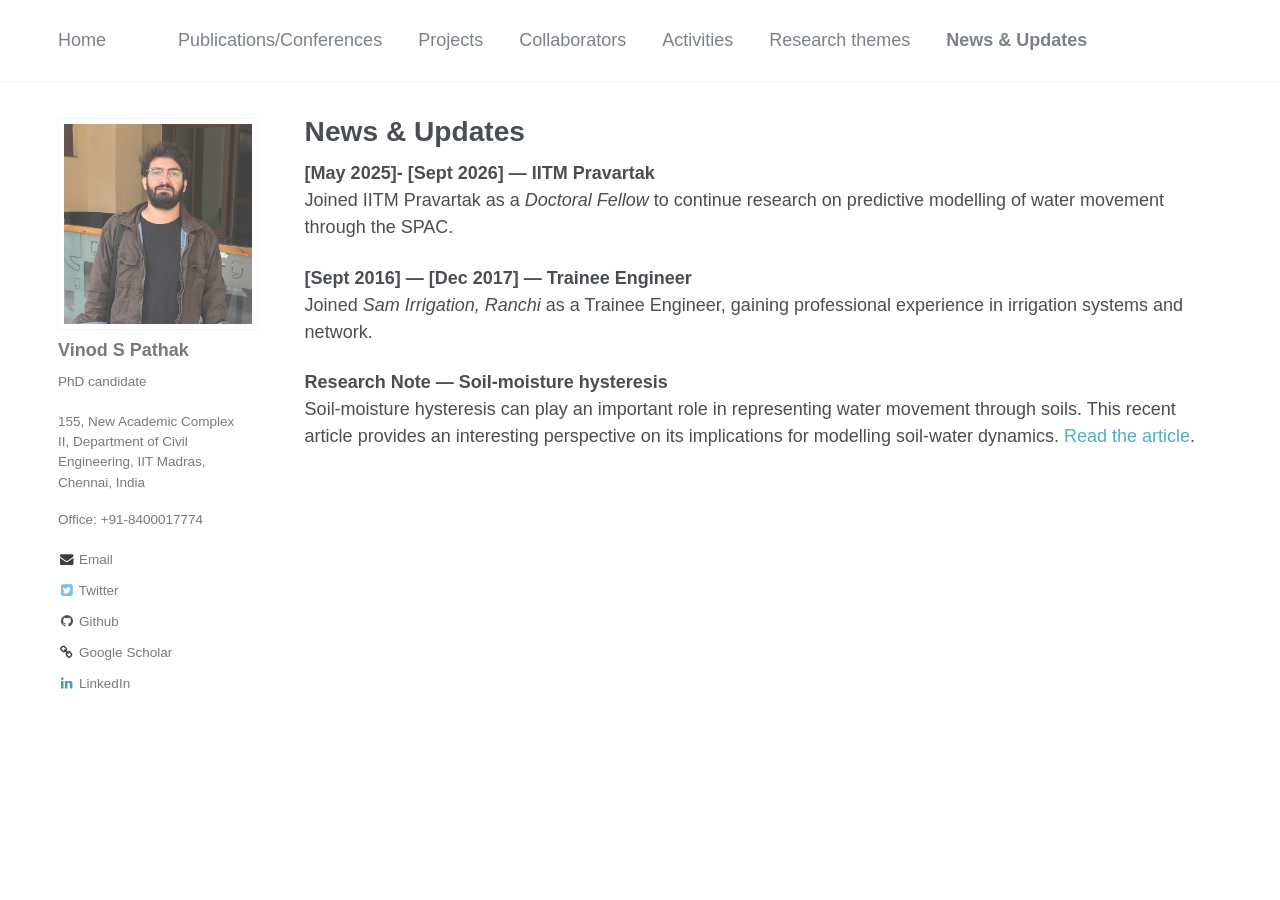
<file: Teaching.html>
<!DOCTYPE html>
<html lang="en">
<head>
<meta name="robots" content="noindex">
	<meta http-equiv="content-type" content="text/html; charset=UTF-8">
	<meta charset="utf-8">
	<!-- begin SEO -->
	<title>Vinod S Pathak</title>
	<link href="https://vinodspathak.github.io/feed.xml" type="application/atom+xml" rel="alternate" title="Vinod S Pathak">
	<meta name="HandheldFriendly" content="True">
	<meta name="MobileOptimized" content="320">
	<meta name="viewport" content="width=device-width, initial-scale=1.0">
	<link rel="stylesheet" href="css/main.css">
	<script src="https://code.jquery.com/jquery-1.10.2.js"></script>

	<script>
		$(function () {
			$("#header").load("header.html");
			$("#profile_intro").load("profile_intro.html");
			$("#button").load("buttons.html");
		});
	</script>

	<script>
		(function (i, s, o, g, r, a, m) {
			i['GoogleAnalyticsObject'] = r;
			i[r] = i[r] || function () {
				(i[r].q = i[r].q || []).push(arguments)
			}, i[r].l = 1 * new Date();
			a = s.createElement(o),
				m = s.getElementsByTagName(o)[0];
			a.async = 1;
			a.src = g;
			m.parentNode.insertBefore(a, m)
		})(window, document, 'script', 'https://www.google-analytics.com/analytics.js', 'ga');

		ga('create', 'UA-96174454-1', 'auto');
		ga('send', 'pageview');
	</script>
</head>

<body data-gr-c-s-loaded="true">

	<div class="masthead" id="header"></div>

	<div id="main" role="main">

		<div class="sidebar sticky">
			<div itemscope itemtype="http://schema.org/Person">

				<div class="author__avatar">
					<img src="img/mypic.jpg" alt="Vinod S Pathak" style="width: 300px; height: auto;">
				</div>

				<div id="profile_intro" class="author__content"></div>

				<div class="author__urls-wrapper" id="button"></div>

			</div>
		</div>

		<article class="page">

			<div class="page__inner-wrap">

				<header>
					<h1 class="page__title" itemprop="headline">News & Updates</h1>
				</header>

				<section class="page__content" itemprop="text">

					<!-- IITM Pravartak Fellowship -->
					<p>
						<b>[May 2025]- [Sept 2026] — IITM Pravartak</b><br>
						Joined IITM Pravartak as a <i> Doctoral Fellow </i> to continue research on predictive modelling of water movement through the SPAC.
					</p>


					<!-- Trainee Engineer -->
					<p>
						<b>[Sept 2016] — [Dec 2017] — Trainee Engineer</b><br>
						Joined <i>Sam Irrigation, Ranchi</i> as a Trainee Engineer, gaining professional experience in irrigation systems and network.
					</p>


					<!-- Research Note -->
					<p>
						<b>Research Note — Soil-moisture hysteresis</b><br>
						Soil-moisture hysteresis can play an important role in representing water movement through soils. This recent article provides an interesting perspective on its implications for modelling soil-water dynamics.
						<a href="[ARTICLE LINK]">Read the article</a>.
					</p>


				</section>

			</div>

		</article>

	</div>

	<script src="js/main.js"></script>

</body>
</html>
</file>
<file: css/main.css>
a:focus{outline:thin dotted #f89406;outline:5px auto #f89406;outline-offset:-2px}*,*:before,*:after{-moz-box-sizing:border-box;-webkit-box-sizing:border-box;box-sizing:border-box}html{box-sizing:border-box;background-color:#fff;font-size:16px;-webkit-text-size-adjust:100%;-ms-text-size-adjust:100%}@media (min-width: 31.25em){html{font-size:18px}}body{margin:0}::-moz-selection{color:#fff;background:#000}::selection{color:#fff;background:#000}article,aside,details,figcaption,figure,footer,header,hgroup,main,nav,section{display:block}audio,canvas,video{display:inline-block;*display:inline;*zoom:1}audio:not([controls]){display:none}a{color:#52adc8}a:hover,a:active{outline:0}sub,sup{position:relative;font-size:75%;line-height:0;vertical-align:baseline}sup{top:-0.5em}sub{bottom:-0.25em}img{max-width:100%;width:auto\9;height:auto;vertical-align:middle;border:0;-ms-interpolation-mode:bicubic}#map_canvas img,.google-maps img{max-width:none}button,input,select,textarea{margin:0;font-size:100%;vertical-align:middle}button,input{*overflow:visible;line-height:normal}button::-moz-focus-inner,input::-moz-focus-inner{padding:0;border:0}button,html input[type="button"],input[type="reset"],input[type="submit"]{-webkit-appearance:button;cursor:pointer}label,select,button,input[type="button"],input[type="reset"],input[type="submit"],input[type="radio"],input[type="checkbox"]{cursor:pointer}input[type="search"]{box-sizing:content-box;-webkit-appearance:textfield}input[type="search"]::-webkit-search-decoration,input[type="search"]::-webkit-search-cancel-button{-webkit-appearance:none}textarea{overflow:auto;vertical-align:top}body{margin:0;padding:0;color:#494e52;font-family:-apple-system,".SFNSText-Regular","San Francisco","Roboto","Segoe UI","Helvetica Neue","Lucida Grande",Arial,sans-serif;line-height:1.5}body.overflow--hidden{overflow:hidden}h1,h2,h3,h4,h5,h6{margin:2em 0 0.5em;line-height:1.2;font-family:-apple-system,".SFNSText-Regular","San Francisco","Roboto","Segoe UI","Helvetica Neue","Lucida Grande",Arial,sans-serif;font-weight:bold}h1{margin-top:0;font-size:1.563em}h2{font-size:1.25em}h3{font-size:1em}h4{font-size:.75em}h5{font-size:.75em}h6{font-size:.75em}small,.small{font-size:.75em}p{margin-bottom:1.3em}u,ins{text-decoration:none;border-bottom:1px solid #494e52}u a,ins a{color:inherit}del a{color:inherit}p,pre,blockquote,ul,ol,dl,figure,table,fieldset{orphans:3;widows:3}abbr[title],abbr[data-original-title]{text-decoration:none;cursor:help;border-bottom:1px dotted #494e52}blockquote{margin:2em 1em 2em 0;padding-left:1em;padding-right:1em;font-style:italic;border-left:0.25em solid #7a8288}blockquote cite{font-style:italic}blockquote cite:before{content:"\2014";padding-right:5px}a:hover,a:active{outline:0}tt,code,kbd,samp,pre{font-family:Monaco,Consolas,"Lucida Console",monospace}pre{overflow-x:auto}p>code,a>code,li>code,figcaption>code,td>code{padding-top:0.1rem;padding-bottom:0.1rem;font-size:.75em;background:#fafafa;border:1px solid #f2f3f3;border-radius:4px;box-shadow:0 1px 1px rgba(0,0,0,0.125)}p>code:before,p>code:after,a>code:before,a>code:after,li>code:before,li>code:after,figcaption>code:before,figcaption>code:after,td>code:before,td>code:after{letter-spacing:-0.2em;content:"\00a0"}hr{display:block;margin:1em 0;border:0;border-top:1px solid #f2f3f3}ul li,ol li{margin-bottom:0.5em}li ul,li ol{margin-top:0.5em}figure{display:-webkit-box;display:flex;-webkit-box-pack:justify;justify-content:space-between;-webkit-box-align:start;align-items:flex-start;flex-wrap:wrap;margin:2em 0}figure img,figure iframe,figure .fluid-width-video-wrapper{margin-bottom:1em}figure img{width:100%;border-radius:4px;-webkit-transition:all 0.2s ease-in-out;transition:all 0.2s ease-in-out}figure>a{display:block}@media (min-width: 25em){figure.half>a,figure.half>img{width:calc(50% - 0.5em)}}figure.half figcaption{width:100%}@media (min-width: 25em){figure.third>a,figure.third>img{width:calc(33.3333% - 0.5em)}}figure.third figcaption{width:100%}figcaption{margin-bottom:0.5em;color:#777a7d;font-family:Georgia,Times,serif;font-size:.75em}figcaption a{color:inherit;text-decoration:none;border-bottom:1px solid #bdc1c4;-webkit-transition:all 0.2s ease-in-out;transition:all 0.2s ease-in-out}figcaption a:hover{color:#000;border-bottom-color:#000}svg:not(:root){overflow:hidden}nav ul{margin:0;padding:0}nav li{list-style:none}nav a{text-decoration:none}nav ul li,nav ol li{margin-bottom:0}nav li ul,nav li ol{margin-top:0}b,i,strong,em,blockquote,p,q,span,figure,img,h1,h2,header,input,a,tr,td,form button,input[type="submit"],.btn,#goog-wm-sb,.highlight,.archive__item-teaser{-webkit-transition:all 0.2s ease-in-out;transition:all 0.2s ease-in-out}.hidden{display:none;visibility:hidden}.load{display:none}.transparent{opacity:0}.visually-hidden,.screen-reader-text,.screen-reader-text span,.screen-reader-shortcut{position:absolute !important;clip:rect(1px, 1px, 1px, 1px);height:1px !important;width:1px !important;border:0 !important;overflow:hidden}body:hover .visually-hidden a,body:hover .visually-hidden input,body:hover .visually-hidden button{display:none !important}.screen-reader-text:focus,.screen-reader-shortcut:focus{clip:auto !important;height:auto !important;width:auto !important;display:block;font-size:1em;font-weight:bold;padding:15px 23px 14px;background:#fff;z-index:100000;text-decoration:none;box-shadow:0 0 2px 2px rgba(0,0,0,0.6)}.skip-link{position:fixed;z-index:20;margin:0;font-family:-apple-system,".SFNSText-Regular","San Francisco","Roboto","Segoe UI","Helvetica Neue","Lucida Grande",Arial,sans-serif;white-space:nowrap}.skip-link li{height:0;width:0;list-style:none}.text-left{text-align:left}.text-center{text-align:center}.text-right{text-align:right}.text-justify{text-align:justify}.text-nowrap{white-space:nowrap}.cf{clear:both}.wrapper{max-width:600px;margin-left:auto;margin-right:auto}.wrapper:after{content:" ";display:block;clear:both}.align-left{display:block;margin-left:auto;margin-right:auto}@media (min-width: 25em){.align-left{float:left;margin-right:1em}}.align-right{display:block;margin-left:auto;margin-right:auto}@media (min-width: 25em){.align-right{float:right;margin-left:1em}}.align-center{display:block;margin-left:auto;margin-right:auto}@media (min-width: 37.5em){.full{margin-right:-19.49153% !important}}.icon{display:inline-block;fill:currentColor;width:1em;height:1.1em;line-height:1;position:relative;top:-0.1em;vertical-align:middle}.social-icons .fa{color:#000}.social-icons .fa-behance,.social-icons .fa-behance-square{color:#1769FF}.social-icons .fa-dribbble{color:#ea4c89}.social-icons .fa-facebook,.social-icons .fa-facebook-square{color:#3b5998}.social-icons .fa-flickr{color:#ff0084}.social-icons .fa-foursquare{color:#0072b1}.social-icons .fa-github,.social-icons .fa-github-alt,.social-icons .fa-github-square{color:#171516}.social-icons .fa-google-plus,.social-icons .fa-google-plus-square{color:#dd4b39}.social-icons .fa-instagram{color:#517fa4}.social-icons .fa-lastfm,.social-icons .fa-lastfm-square{color:#d51007}.social-icons .fa-linkedin,.social-icons .fa-linkedin-square{color:#007bb6}.social-icons .fa-pinterest,.social-icons .fa-pinterest-p,.social-icons .fa-pinterest-square{color:#cb2027}.social-icons .fa-rss,.social-icons .fa-rss-square{color:#fa9b39}.social-icons .fa-soundcloud{color:#f30}.social-icons .fa-stack-exchange,.social-icons .fa-stack-overflow{color:#fe7a15}.social-icons .fa-tumblr,.social-icons .fa-tumblr-square{color:#32506d}.social-icons .fa-twitter,.social-icons .fa-twitter-square{color:#55acee}.social-icons .fa-vimeo,.social-icons .fa-vimeo-square{color:#1ab7ea}.social-icons .fa-vine{color:#00bf8f}.social-icons .fa-youtube,.social-icons .fa-youtube-square,.social-icons .fa-youtube-play{color:#b00}.social-icons .fa-xing,.social-icons .fa-xing-square{color:#006567}.navicon{position:relative;width:28px;height:4px;background:#fff;margin:auto;-webkit-transition:0.3s;transition:0.3s}.navicon:before,.navicon:after{content:"";position:absolute;left:0;width:28px;height:4px;background:#fff;-webkit-transition:0.3s;transition:0.3s}.navicon:before{top:-8px}.navicon:after{bottom:-8px}.close .navicon{background:transparent}.close .navicon:before,.close .navicon:after{-webkit-transform-origin:50% 50%;-ms-transform-origin:50% 50%;transform-origin:50% 50%;top:0;width:28px}.close .navicon:before{-webkit-transform:rotate3d(0, 0, 1, 45deg);transform:rotate3d(0, 0, 1, 45deg)}.close .navicon:after{-webkit-transform:rotate3d(0, 0, 1, -45deg);transform:rotate3d(0, 0, 1, -45deg)}@media (min-width: 37.5em){.sticky{clear:both;position:-webkit-sticky;position:sticky;top:2em}.sticky::after{clear:both;content:"";display:table}.sticky>*{display:block}}.well{min-height:20px;padding:19px;margin-bottom:20px;background-color:#f5f5f5;border:1px solid #e3e3e3;border-radius:4px;box-shadow:inset 0 1px 1px rgba(0,0,0,0.05)}.show-modal{overflow:hidden;position:relative}.show-modal:before{position:absolute;content:"";top:0;left:0;width:100%;height:100%;z-index:999;background-color:rgba(255,255,255,0.85)}.show-modal .modal{display:block}.modal{display:none;position:fixed;width:300px;top:50%;left:50%;margin-left:-150px;margin-top:-150px;min-height:0;z-index:9999;background:#fff;border:1px solid #f2f3f3;border-radius:4px;box-shadow:0 1px 1px rgba(0,0,0,0.125)}.modal__title{margin:0;padding:0.5em 1em}.modal__supporting-text{padding:0 1em 0.5em 1em}.modal__actions{padding:0.5em 1em;border-top:1px solid #f2f3f3}.footnote{color:#9ba1a6;text-decoration:none}.footnotes{color:#9ba1a6}.footnotes ol,.footnotes li,.footnotes p{margin-bottom:0;font-size:.75em}a.reversefootnote{color:#7a8288;text-decoration:none}a.reversefootnote:hover{text-decoration:underline}.required{color:#ee5f5b;font-weight:bold}@-webkit-keyframes intro{0%{opacity:0}100%{opacity:1}}@keyframes intro{0%{opacity:0}100%{opacity:1}}table{margin-bottom:1em;width:100%;font-family:-apple-system,".SFNSText-Regular","San Francisco","Roboto","Segoe UI","Helvetica Neue","Lucida Grande",Arial,sans-serif;font-size:.75em;border-collapse:collapse;border:1px solid #bdc1c4}table+table{margin-top:1em}thead{background-color:#f2f3f3;border-bottom:1px solid #bdc1c4}th{padding:0.5em;font-weight:bold;text-align:left;border-right:1px solid #bdc1c4}td{padding:0.5em;border-bottom:1px solid #bdc1c4;border-right:1px solid #bdc1c4}tr,td,th{vertical-align:middle}.btn,#goog-wm-sb{display:inline-block;margin-bottom:0.25em;padding:0.5em 1em;color:#fff !important;font-family:-apple-system,".SFNSText-Regular","San Francisco","Roboto","Segoe UI","Helvetica Neue","Lucida Grande",Arial,sans-serif;font-size:.75em;font-weight:bold;text-align:center;text-decoration:none;background-color:#7a8288;border:0 !important;border-radius:4px;cursor:pointer}.btn:hover,#goog-wm-sb:hover{background-color:#333}.btn .icon,#goog-wm-sb .icon{margin-right:0.5em}.btn .icon+.hidden,#goog-wm-sb .icon+.hidden{margin-left:-0.5em}.btn--block{display:block;width:100%}.btn--block+.btn--block{margin-top:0.25em}.btn--inverse{color:#7a8288 !important;border:1px solid #bdc1c4 !important;background-color:#fff}.btn--inverse:hover{color:#fff !important;border-color:#7a8288}.btn--light-outline{border:1px solid #fff !important;background-color:transparent}.btn--info{background-color:#52adc8}.btn--info:hover{background-color:#428aa0}.btn--warning{background-color:#f89406}.btn--warning:hover{background-color:#c67605}.btn--success{background-color:#62c462}.btn--success:hover{background-color:#4e9d4e}.btn--danger{background-color:#ee5f5b}.btn--danger:hover{background-color:#be4c49}.btn--disabled{pointer-events:none;cursor:not-allowed;filter:alpha(opacity=65);box-shadow:none;opacity:0.65}.btn--facebook{background-color:#3b5998}.btn--facebook:hover{background-color:#2f477a}.btn--twitter{background-color:#55acee}.btn--twitter:hover{background-color:#448abe}.btn--google-plus{background-color:#dd4b39}.btn--google-plus:hover{background-color:#b13c2e}.btn--linkedin{background-color:#007bb6}.btn--linkedin:hover{background-color:#006292}.btn--x-large{font-size:1.25em}.btn--large{font-size:1em}.btn--small{font-size:.6875em}.notice{margin:2em 0 !important;padding:1em;font-family:-apple-system,".SFNSText-Regular","San Francisco","Roboto","Segoe UI","Helvetica Neue","Lucida Grande",Arial,sans-serif;font-size:.75em !important;text-indent:initial;background-color:#f8f9f9;border-radius:4px;box-shadow:0 1px 1px rgba(189,193,196,0.25)}.notice h4{margin-top:0 !important;margin-bottom:0.75em}.page__content .notice h4{margin-bottom:0;font-size:1em}.notice p:last-child{margin-bottom:0 !important}.notice h4+p{margin-top:0;padding-top:0}.notice a{color:#bdc1c4}.notice a:hover{color:#717476}.notice code{background-color:#fcfcfc}.notice ul:last-child{margin-bottom:0}.notice--primary{margin:2em 0 !important;padding:1em;font-family:-apple-system,".SFNSText-Regular","San Francisco","Roboto","Segoe UI","Helvetica Neue","Lucida Grande",Arial,sans-serif;font-size:.75em !important;text-indent:initial;background-color:#f2f3f3;border-radius:4px;box-shadow:0 1px 1px rgba(122,130,136,0.25)}.notice--primary h4{margin-top:0 !important;margin-bottom:0.75em}.page__content .notice--primary h4{margin-bottom:0;font-size:1em}.notice--primary p:last-child{margin-bottom:0 !important}.notice--primary h4+p{margin-top:0;padding-top:0}.notice--primary a{color:#7a8288}.notice--primary a:hover{color:#494e52}.notice--primary code{background-color:#f8f9f9}.notice--primary ul:last-child{margin-bottom:0}.notice--info{margin:2em 0 !important;padding:1em;font-family:-apple-system,".SFNSText-Regular","San Francisco","Roboto","Segoe UI","Helvetica Neue","Lucida Grande",Arial,sans-serif;font-size:.75em !important;text-indent:initial;background-color:#eef7fa;border-radius:4px;box-shadow:0 1px 1px rgba(82,173,200,0.25)}.notice--info h4{margin-top:0 !important;margin-bottom:0.75em}.page__content .notice--info h4{margin-bottom:0;font-size:1em}.notice--info p:last-child{margin-bottom:0 !important}.notice--info h4+p{margin-top:0;padding-top:0}.notice--info a{color:#52adc8}.notice--info a:hover{color:#316878}.notice--info code{background-color:#f6fbfc}.notice--info ul:last-child{margin-bottom:0}.notice--warning{margin:2em 0 !important;padding:1em;font-family:-apple-system,".SFNSText-Regular","San Francisco","Roboto","Segoe UI","Helvetica Neue","Lucida Grande",Arial,sans-serif;font-size:.75em !important;text-indent:initial;background-color:#fef4e6;border-radius:4px;box-shadow:0 1px 1px rgba(248,148,6,0.25)}.notice--warning h4{margin-top:0 !important;margin-bottom:0.75em}.page__content .notice--warning h4{margin-bottom:0;font-size:1em}.notice--warning p:last-child{margin-bottom:0 !important}.notice--warning h4+p{margin-top:0;padding-top:0}.notice--warning a{color:#f89406}.notice--warning a:hover{color:#955904}.notice--warning code{background-color:#fffaf3}.notice--warning ul:last-child{margin-bottom:0}.notice--success{margin:2em 0 !important;padding:1em;font-family:-apple-system,".SFNSText-Regular","San Francisco","Roboto","Segoe UI","Helvetica Neue","Lucida Grande",Arial,sans-serif;font-size:.75em !important;text-indent:initial;background-color:#eff9ef;border-radius:4px;box-shadow:0 1px 1px rgba(98,196,98,0.25)}.notice--success h4{margin-top:0 !important;margin-bottom:0.75em}.page__content .notice--success h4{margin-bottom:0;font-size:1em}.notice--success p:last-child{margin-bottom:0 !important}.notice--success h4+p{margin-top:0;padding-top:0}.notice--success a{color:#62c462}.notice--success a:hover{color:#3b763b}.notice--success code{background-color:#f7fcf7}.notice--success ul:last-child{margin-bottom:0}.notice--danger{margin:2em 0 !important;padding:1em;font-family:-apple-system,".SFNSText-Regular","San Francisco","Roboto","Segoe UI","Helvetica Neue","Lucida Grande",Arial,sans-serif;font-size:.75em !important;text-indent:initial;background-color:#fdefef;border-radius:4px;box-shadow:0 1px 1px rgba(238,95,91,0.25)}.notice--danger h4{margin-top:0 !important;margin-bottom:0.75em}.page__content .notice--danger h4{margin-bottom:0;font-size:1em}.notice--danger p:last-child{margin-bottom:0 !important}.notice--danger h4+p{margin-top:0;padding-top:0}.notice--danger a{color:#ee5f5b}.notice--danger a:hover{color:#8f3937}.notice--danger code{background-color:#fef7f7}.notice--danger ul:last-child{margin-bottom:0}.masthead{position:relative;border-bottom:1px solid #f2f3f3;-webkit-animation:intro 0.3s both;animation:intro 0.3s both;-webkit-animation-delay:0.15s;animation-delay:0.15s;z-index:20}.masthead__inner-wrap{max-width:600px;margin-left:auto;margin-right:auto;clear:both;padding:1em 1em 1em;font-family:-apple-system,".SFNSText-Regular","San Francisco","Roboto","Segoe UI","Helvetica Neue","Lucida Grande",Arial,sans-serif}.masthead__inner-wrap:after{content:" ";display:block;clear:both}.masthead__inner-wrap::after{clear:both;content:"";display:table}@media (min-width: 75em){.masthead__inner-wrap{max-width:1200px}}.masthead__inner-wrap nav{z-index:10}.masthead__inner-wrap a{text-decoration:none}.masthead__menu ul{margin:0;padding:0;clear:both;list-style-type:none}.masthead__menu-item{display:block;list-style-type:none;white-space:nowrap}.masthead__menu-item--lg{padding-right:2em}.breadcrumbs{max-width:600px;margin-left:auto;margin-right:auto;clear:both;margin-top:0;margin-bottom:0;padding-left:2em;padding-right:2em;font-family:-apple-system,".SFNSText-Regular","San Francisco","Roboto","Segoe UI","Helvetica Neue","Lucida Grande",Arial,sans-serif;-webkit-animation:intro 0.3s both;animation:intro 0.3s both;-webkit-animation-delay:0.30s;animation-delay:0.30s}.breadcrumbs:after{content:" ";display:block;clear:both}.breadcrumbs::after{clear:both;content:"";display:table}@media (min-width: 37.5em){.breadcrumbs{padding-left:1em;padding-right:1em}}@media (min-width: 75em){.breadcrumbs{max-width:1200px}}.breadcrumbs ol{padding:0;list-style:none;font-size:.75em}@media (min-width: 37.5em){.breadcrumbs ol{width:83.05085%;float:right;margin-right:0}}@media (min-width: 75em){.breadcrumbs ol{padding-left:4.23729%}}.breadcrumbs li{display:inline}.breadcrumbs .current{font-weight:bold}.pagination{clear:both;width:100%;float:left;margin-left:0;margin-right:0;clear:both;margin-top:1em;padding-top:1em}.pagination::after{clear:both;content:"";display:table}.pagination ul{margin:0;padding:0;list-style-type:none;font-family:-apple-system,".SFNSText-Regular","San Francisco","Roboto","Segoe UI","Helvetica Neue","Lucida Grande",Arial,sans-serif}.pagination li{display:block;float:left;margin-left:-1px}.pagination li a{margin-bottom:0.25em;padding:0.5em 1em;font-family:-apple-system,".SFNSText-Regular","San Francisco","Roboto","Segoe UI","Helvetica Neue","Lucida Grande",Arial,sans-serif;font-size:14px;font-weight:bold;line-height:1.5;text-align:center;text-decoration:none;color:#9ba1a6;border:1px solid #bdc1c4;border-radius:0}.pagination li a:hover{color:#3e8296}.pagination li a.current{color:#fff;background:#7a8288}.pagination li a.disabled{color:#dee0e1;pointer-events:none;cursor:not-allowed}.pagination li:first-child{margin-left:0}.pagination li:first-child a{border-top-left-radius:4px;border-bottom-left-radius:4px}.pagination li:last-child a{border-top-right-radius:4px;border-bottom-right-radius:4px}.pagination--pager{display:block;padding:1em 2em;float:left;width:50%;font-family:-apple-system,".SFNSText-Regular","San Francisco","Roboto","Segoe UI","Helvetica Neue","Lucida Grande",Arial,sans-serif;font-size:1em;font-weight:bold;text-align:center;text-decoration:none;color:#bdc1c4;border:1px solid #bdc1c4;border-radius:4px}.pagination--pager:hover{color:#3e8296}.pagination--pager:first-child{border-top-right-radius:0;border-bottom-right-radius:0}.pagination--pager:last-child{margin-left:-1px;border-top-left-radius:0;border-bottom-left-radius:0}.pagination--pager.disabled{color:#dee0e1;pointer-events:none;cursor:not-allowed}.page__content+.pagination,.page__meta+.pagination,.comment__date+.pagination,.page__share+.pagination,.page__comments+.pagination{margin-top:2em;padding-top:2em;border-top:1px solid #f2f3f3}.greedy-nav{position:relative;min-width:250px;background:#fff}.greedy-nav a{display:block;margin:0 1rem;padding:0.5rem 0;color:#7a8288;text-decoration:none}.greedy-nav a:hover{color:#5c6266}.greedy-nav button{position:absolute;height:100%;right:0;padding:0 0.5rem;border:0;outline:none;background-color:#7a8288;color:#fff;cursor:pointer}.greedy-nav .visible-links{display:table}.greedy-nav .visible-links li{display:table-cell;vertical-align:middle}.greedy-nav .visible-links li:first-child a{margin-left:0}.greedy-nav .visible-links li:last-child a{margin-right:0}.greedy-nav .visible-links a{position:relative}.greedy-nav .visible-links a:before{content:"";position:absolute;left:0;bottom:0;height:4px;background:#bdc1c4;width:100%;-webkit-transition:all 0.2s ease-in-out;transition:all 0.2s ease-in-out;-webkit-transform:scaleX(0);-ms-transform:scaleX(0);transform:scaleX(0)}.greedy-nav .visible-links a:hover:before{-webkit-transform:scaleX(1);-ms-transform:scaleX(1);transform:scaleX(1)}.greedy-nav .hidden-links{position:absolute;top:100%;right:0;margin-top:15px;padding:5px;border:1px solid #f2f3f3;border-radius:4px;background:#fff;box-shadow:0 0 10px rgba(0,0,0,0.25)}.greedy-nav .hidden-links a{margin:0;padding:10px 20px;font-size:1em}.greedy-nav .hidden-links a:hover{color:#5c6266;background:#dee0e1}.greedy-nav .hidden-links:before{content:"";position:absolute;top:-11px;right:10px;width:0;border-style:solid;border-width:0 10px 10px;border-color:#f2f3f3 transparent;display:block;z-index:0}.greedy-nav .hidden-links:after{content:"";position:absolute;top:-10px;right:10px;width:0;border-style:solid;border-width:0 10px 10px;border-color:#fff transparent;display:block;z-index:1}.greedy-nav .hidden-links li{display:block;border-bottom:1px solid #f2f3f3}.greedy-nav .hidden-links li:last-child{border-bottom:none}.nav__list{font-size:1.25rem}.nav__list ul{margin-bottom:1em}.nav__list a{display:block;padding:0.125em 0;color:inherit}.nav__list a:hover{text-decoration:underline}.nav__list .active{margin-left:-0.5em;padding-left:0.5em;padding-right:0.5em;color:#fff;font-weight:bold;background:#7a8288;border-radius:4px}.nav__list .active:hover{color:#fff}.nav__title{margin:0;padding:0.5rem 1rem;font-family:-apple-system,".SFNSText-Regular","San Francisco","Roboto","Segoe UI","Helvetica Neue","Lucida Grande",Arial,sans-serif;font-size:1em;font-weight:bold}.nav__sub-title{display:block;margin:0.5rem 0;padding:0.5rem 0;font-family:-apple-system,".SFNSText-Regular","San Francisco","Roboto","Segoe UI","Helvetica Neue","Lucida Grande",Arial,sans-serif;font-size:.75em;font-weight:bold;text-transform:uppercase;border-bottom:1px solid #f2f3f3}.toc{font-family:-apple-system,".SFNSText-Regular","San Francisco","Roboto","Segoe UI","Helvetica Neue","Lucida Grande",Arial,sans-serif;color:#7a8288;text-transform:uppercase;letter-spacing:1px;background-color:#fff;border:1px solid #f2f3f3;border-radius:4px;box-shadow:0 1px 1px rgba(0,0,0,0.125)}.toc .nav__title{color:#fff;font-size:.75em;background:#7a8288;border-top-left-radius:4px;border-top-right-radius:4px}.toc__menu{margin:0;padding:0;width:100%;list-style:none;font-size:0.8rem}.toc__menu a{display:block;padding:0.5rem 1rem;color:#7a8288;font-size:.6875em;font-weight:bold;line-height:1.5;border-bottom:1px solid #f2f3f3}.toc__menu a:hover{color:#000;background:#f2f3f3}.toc__menu>li:last-child a{border-bottom:none}.toc__menu li ul>li a{padding-left:2rem;font-weight:normal}.toc__menu li>ul li{display:none}@media (min-width: 31.25em){.toc__menu li>ul li{display:block}}.page__footer{clear:both;width:100%;float:left;margin-left:0;margin-right:0;clear:both;margin-top:3em;color:#9ba1a6;-webkit-animation:intro 0.3s both;animation:intro 0.3s both;-webkit-animation-delay:0.45s;animation-delay:0.45s;background-color:#f2f3f3;border-top:1px solid #bdc1c4}.page__footer::after{clear:both;content:"";display:table}.page__footer footer{max-width:600px;margin-left:auto;margin-right:auto;clear:both;margin-top:2em;padding:0 1em 2em}.page__footer footer:after{content:" ";display:block;clear:both}.page__footer footer::after{clear:both;content:"";display:table}@media (min-width: 75em){.page__footer footer{max-width:1200px}}.page__footer a{color:inherit;text-decoration:none}.page__footer a:hover{text-decoration:underline}.page__footer .fa{color:#9ba1a6}.page__footer-copyright{font-family:-apple-system,".SFNSText-Regular","San Francisco","Roboto","Segoe UI","Helvetica Neue","Lucida Grande",Arial,sans-serif;font-size:.6875em}.page__footer-follow ul{margin:0;padding:0;list-style-type:none}.page__footer-follow li{display:inline-block;padding-top:5px;padding-bottom:5px;font-family:-apple-system,".SFNSText-Regular","San Francisco","Roboto","Segoe UI","Helvetica Neue","Lucida Grande",Arial,sans-serif;font-size:.75em;text-transform:uppercase}.page__footer-follow li+li:before{content:"";padding-right:5px}.page__footer-follow a{padding-right:10px;font-weight:bold}div.highlighter-rouge,figure.highlight{position:relative;margin-bottom:1em;padding:1em;border:1px solid #f2f3f3;border-radius:4px;background-color:#fafafa;box-shadow:0 1px 1px rgba(0,0,0,0.125)}div.highlighter-rouge:before,figure.highlight:before{position:absolute;top:0;right:0;padding:0.5em;background-color:#f2f3f3;content:"\f121";font-family:"fontawesome" !important;font-size:.75em;line-height:1;text-transform:none;speak:none}div.highlighter-rouge .highlight,figure.highlight .highlight{margin:0;font-family:Monaco,Consolas,"Lucida Console",monospace;font-size:.6875em;line-height:1.8}.highlight table td{padding:5px}.highlight table pre{margin:0}.highlight .c{color:#93a1a1}.highlight .err{color:#586e75}.highlight .g{color:#586e75}.highlight .k{color:#859900}.highlight .l{color:#586e75}.highlight .n{color:#586e75}.highlight .o{color:#859900}.highlight .x{color:#cb4b16}.highlight .p{color:#586e75}.highlight .cm{color:#93a1a1}.highlight .cp{color:#859900}.highlight .c1{color:#93a1a1}.highlight .cs{color:#859900}.highlight .gd{color:#2aa198}.highlight .ge{color:#586e75;font-style:italic}.highlight .gr{color:#dc322f}.highlight .gh{color:#cb4b16}.highlight .gi{color:#859900}.highlight .go{color:#586e75}.highlight .gp{color:#586e75}.highlight .gs{color:#586e75;font-weight:bold}.highlight .gu{color:#cb4b16}.highlight .gt{color:#586e75}.highlight .kc{color:#cb4b16}.highlight .kd{color:#22b3eb}.highlight .kn{color:#859900}.highlight .kp{color:#859900}.highlight .kr{color:#22b3eb}.highlight .kt{color:#dc322f}.highlight .ld{color:#586e75}.highlight .m{color:#2aa198}.highlight .s{color:#2aa198}.highlight .na{color:#586e75}.highlight .nb{color:#B58900}.highlight .nc{color:#22b3eb}.highlight .no{color:#cb4b16}.highlight .nd{color:#22b3eb}.highlight .ni{color:#cb4b16}.highlight .ne{color:#cb4b16}.highlight .nf{color:#22b3eb}.highlight .nl{color:#586e75}.highlight .nn{color:#586e75}.highlight .nx{color:#586e75}.highlight .py{color:#586e75}.highlight .nt{color:#22b3eb}.highlight .nv{color:#22b3eb}.highlight .ow{color:#859900}.highlight .w{color:#586e75}.highlight .mf{color:#2aa198}.highlight .mh{color:#2aa198}.highlight .mi{color:#2aa198}.highlight .mo{color:#2aa198}.highlight .sb{color:#93a1a1}.highlight .sc{color:#2aa198}.highlight .sd{color:#586e75}.highlight .s2{color:#2aa198}.highlight .se{color:#cb4b16}.highlight .sh{color:#586e75}.highlight .si{color:#2aa198}.highlight .sx{color:#2aa198}.highlight .sr{color:#dc322f}.highlight .s1{color:#2aa198}.highlight .ss{color:#2aa198}.highlight .bp{color:#22b3eb}.highlight .vc{color:#22b3eb}.highlight .vg{color:#22b3eb}.highlight .vi{color:#22b3eb}.highlight .il{color:#2aa198}form{margin:0 0 5px 0}form fieldset{margin-bottom:5px;padding:0;border-width:0}form legend{display:block;width:100%;margin-bottom:10px;*margin-left:-7px;padding:0;color:#494e52;border:0;border-bottom:1px solid #ccc;white-space:normal}form p{margin-bottom:5px / 2}form ul{list-style-type:none;margin:0 0 5px 0;padding:0}form br{display:none}label,input,button,select,textarea{vertical-align:baseline;*vertical-align:middle}input,button,select,textarea{box-sizing:border-box;font-family:-apple-system,".SFNSText-Regular","San Francisco","Roboto","Segoe UI","Helvetica Neue","Lucida Grande",Arial,sans-serif}label{display:block;margin-bottom:0.25em;color:#494e52;cursor:pointer}label small{font-size:.75em}label input,label textarea,label select{display:block}input,textarea,select{display:inline-block;width:100%;padding:0.25em;margin-bottom:0.5em;color:#494e52;background-color:#fff;border:1px solid #ccc;border-radius:4px;box-shadow:0 1px 1px rgba(0,0,0,0.125)}input:hover,textarea:hover,select:hover{border-color:#bdc1c4}.input-mini{width:60px}.input-small{width:90px}input[type="image"],input[type="checkbox"],input[type="radio"]{width:auto;height:auto;padding:0;margin:3px 0;*margin-top:0;line-height:normal;cursor:pointer;border-radius:0;border:0 \9}input[type="checkbox"],input[type="radio"]{box-sizing:border-box;padding:0;*width:13px;*height:13px}input[type="image"]{border:0;box-shadow:none}input[type="file"]{width:auto;padding:initial;line-height:initial;border:initial;background-color:transparent;background-color:initial;box-shadow:none}input[type="button"],input[type="reset"],input[type="submit"]{width:auto;height:auto;cursor:pointer;*overflow:visible}select,input[type="file"]{*margin-top:4px}select{width:auto;background-color:#fff}select[multiple],select[size]{height:auto}textarea{resize:vertical;height:auto;overflow:auto;vertical-align:top}input[type="hidden"]{display:none}.form{position:relative}.radio,.checkbox{padding-left:18px;font-weight:normal}.radio input[type="radio"],.checkbox input[type="checkbox"]{float:left;margin-left:-18px}.radio.inline,.checkbox.inline{display:inline-block;padding-top:5px;margin-bottom:0;vertical-align:middle}.radio.inline+.radio.inline,.checkbox.inline+.checkbox.inline{margin-left:10px}input[disabled],select[disabled],textarea[disabled],input[readonly],select[readonly],textarea[readonly]{opacity:0.5;cursor:not-allowed}input:focus,textarea:focus{border-color:#7a8288;outline:0;outline:thin dotted \9}input[type="file"]:focus,input[type="radio"]:focus,input[type="checkbox"]:focus,select:focus{box-shadow:none}.help-block,.help-inline{color:#52adc8}.help-block{display:block;margin-bottom:1em;line-height:1em}.help-inline{display:inline-block;vertical-align:middle;padding-left:5px}.form-inline input,.form-inline textarea,.form-inline select{display:inline-block;margin-bottom:0}.form-inline label{display:inline-block}.form-inline .radio,.form-inline .checkbox,.form-inline .radio{padding-left:0;margin-bottom:0;vertical-align:middle}.form-inline .radio input[type="radio"],.form-inline .checkbox input[type="checkbox"]{float:left;margin-left:0;margin-right:3px}.form-search input,.form-search textarea,.form-search select{display:inline-block;margin-bottom:0}.form-search .search-query{padding-left:14px;padding-right:14px;margin-bottom:0;border-radius:14px}.form-search label{display:inline-block}.form-search .radio,.form-search .checkbox,.form-inline .radio{padding-left:0;margin-bottom:0;vertical-align:middle}.form-search .radio input[type="radio"],.form-search .checkbox input[type="checkbox"]{float:left;margin-left:0;margin-right:3px}.form--loading:before{content:''}.form--loading .form__spinner{display:block}.form:before{position:absolute;top:0;left:0;width:100%;height:100%;background-color:rgba(255,255,255,0.7);z-index:10}.form__spinner{display:none;position:absolute;top:50%;left:50%;z-index:11}#goog-fixurl ul{list-style:none;margin-left:0;padding-left:0}#goog-fixurl ul li{list-style-type:none}#goog-wm-qt{width:auto;margin-right:10px;margin-bottom:20px;padding:8px 20px;display:inline-block;font-size:.75em;background-color:#fff;color:#000;border-width:2px !important;border-style:solid !important;border-color:gray;border-radius:4px}#main{max-width:600px;margin-left:auto;margin-right:auto;clear:both;margin-top:2em;padding-left:1em;padding-right:1em;animation:intro 0.3s both;animation-delay:0.35s}#main:after{content:" ";display:block;clear:both}#main::after{clear:both;content:"";display:table}@media (min-width: 75em){#main{max-width:1200px}}@media (min-width: 37.5em){.page{width:83.05085%;float:right;margin-right:0;padding-left:4.23729%;padding-right:1.94915%}}.page .page__inner-wrap{clear:both;width:100%;float:left;margin-left:0;margin-right:0}.page .page__inner-wrap .page__content,.page .page__inner-wrap .page__meta,.page .page__inner-wrap .comment__date,.page .page__inner-wrap .page__share{clear:both;width:100%;float:left;margin-left:0;margin-right:0}.page__title{margin-top:0;line-height:1}.page__title+.page__meta,.page__title+.comment__date{margin-top:-0.5em}.page__lead{font-family:-apple-system,".SFNSText-Regular","San Francisco","Roboto","Segoe UI","Helvetica Neue","Lucida Grande",Arial,sans-serif;font-size:1.25em}.page__content h2{padding-bottom:0.5em;border-bottom:1px solid #f2f3f3}.page__content p,.page__content li,.page__content dl{font-size:1em}.page__content p{margin:0 0 1.3em}.page__content a{text-decoration:none}.page__content a:hover{text-decoration:underline}.page__content a:hover img{box-shadow:0 0 10px rgba(0,0,0,0.25)}.page__content dt{margin-top:1em;font-family:-apple-system,".SFNSText-Regular","San Francisco","Roboto","Segoe UI","Helvetica Neue","Lucida Grande",Arial,sans-serif;font-weight:bold}.page__content dd{margin-left:1em;font-family:-apple-system,".SFNSText-Regular","San Francisco","Roboto","Segoe UI","Helvetica Neue","Lucida Grande",Arial,sans-serif;font-size:.75em}.page__content .small{font-size:.75em}.page__content blockquote+.small{margin-top:-1.5em;padding-left:1.25rem}.page__hero{position:relative;margin-bottom:2em;clear:both;animation:intro 0.3s both;animation-delay:0.25s}.page__hero::after{clear:both;content:"";display:table}.page__hero--overlay{position:relative;margin-bottom:2em;padding:3em 0;clear:both;background-size:cover;background-repeat:no-repeat;background-position:center;animation:intro 0.3s both;animation-delay:0.25s}.page__hero--overlay::after{clear:both;content:"";display:table}.page__hero--overlay a{color:#fff}.page__hero--overlay .wrapper{padding-left:1em;padding-right:1em}@media (min-width: 75em){.page__hero--overlay .wrapper{max-width:1200px}}.page__hero--overlay .page__title,.page__hero--overlay .page__meta,.page__hero--overlay .comment__date,.page__hero--overlay .page__lead,.page__hero--overlay .btn,.page__hero--overlay #goog-wm-sb{color:#fff;text-shadow:1px 1px 4px rgba(0,0,0,0.5)}.page__hero--overlay .page__lead{max-width:500px}.page__hero--overlay .page__title{font-size:1.953em}@media (min-width: 25em){.page__hero--overlay .page__title{font-size:2.441em}}.page__hero-image{width:100%;height:auto;-ms-interpolation-mode:bicubic}.page__hero-caption{position:absolute;bottom:0;right:0;margin:0 auto;padding:2px 5px;color:#fff;font-family:Georgia,Times,serif;font-size:.6875em;background:#000;text-align:right;z-index:5;opacity:0.5;border-radius:4px 0 4px 0}@media (min-width: 37.5em){.page__hero-caption{padding:5px 10px}}.page__hero-caption a{color:#fff;text-decoration:none}.page__share{margin-top:2em;padding-top:1em;border-top:1px solid #f2f3f3}@media (max-width: 25em){.page__share .btn span,.page__share #goog-wm-sb span{border:0;clip:rect(0 0 0 0);height:1px;margin:-1px;overflow:hidden;padding:0;position:absolute;width:1px}}.page__share-title{margin-bottom:10px;font-size:.75em;text-transform:uppercase}.page__meta,.comment__date{margin-top:2em;color:#9ba1a6;font-family:-apple-system,".SFNSText-Regular","San Francisco","Roboto","Segoe UI","Helvetica Neue","Lucida Grande",Arial,sans-serif;font-size:.75em}.page__meta p,.comment__date p{margin:0}.page__meta a,.comment__date a{color:inherit}.page__meta-title{margin-bottom:10px;font-size:.75em;text-transform:uppercase}.page__taxonomy .sep{display:none}.page__taxonomy strong{margin-right:10px}.page__taxonomy-item{display:inline-block;margin-right:5px;margin-bottom:8px;padding:5px 10px;text-decoration:none;border:1px solid #bdc1c4;border-radius:4px}.page__taxonomy-item:hover{text-decoration:none;color:#3e8296}.page__comments{clear:both;width:100%;float:left;margin-left:0;margin-right:0}.page__comments-title{margin-top:2rem;margin-bottom:10px;padding-top:2rem;font-size:.75em;border-top:1px solid #f2f3f3;text-transform:uppercase}.page__comments-form{padding:1em;background:#f2f3f3;transition:all 0.2s ease-in-out}.page__comments-form.disabled input,.page__comments-form.disabled button,.page__comments-form.disabled textarea,.page__comments-form.disabled label{pointer-events:none;cursor:not-allowed;filter:alpha(opacity=65);box-shadow:none;opacity:0.65}.comment{clear:both;margin:1em 0}.comment::after{clear:both;content:"";display:table}.comment:not(:last-child){border-bottom:1px solid #f2f3f3}.comment__avatar-wrapper{float:left;width:60px;height:60px}@media (min-width: 37.5em){.comment__avatar-wrapper{width:100px;height:100px}}.comment__avatar{width:40px;height:40px;border-radius:50%}@media (min-width: 37.5em){.comment__avatar{width:80px;height:80px;padding:5px;border:1px solid #f2f3f3}}.comment__content-wrapper{float:right;width:calc(100% - 60px)}@media (min-width: 37.5em){.comment__content-wrapper{width:calc(100% - 100px)}}.comment__author{margin:0}.comment__author a{text-decoration:none}.comment__date{margin:0}.comment__date a{text-decoration:none}.page__related{margin-top:2em;padding-top:1em;border-top:1px solid #f2f3f3;clear:both;float:left}.page__related::after{clear:both;content:"";display:table}@media (min-width: 37.5em){.page__related{margin-left:21.18644%}}.page__related a{color:inherit;text-decoration:none}.page__related-title{margin-bottom:10px;font-size:.75em;text-transform:uppercase}.archive{margin-bottom:2em}@media (min-width: 31.25em){.archive{width:100%;float:left;margin-left:0;margin-right:0}}@media (min-width: 37.5em){.archive{width:83.05085%;float:right;margin-right:0;padding-left:4.23729%}}.archive a{color:inherit;text-decoration:none}.archive__subtitle{margin:1.414em 0 0;padding-bottom:0.5em;font-size:1em;color:#9ba1a6;border-bottom:1px solid #f2f3f3}.archive__subtitle+.list__item .archive__item-title{margin-top:0.5em}.archive__item-title{margin-bottom:0.25em;font-family:-apple-system,".SFNSText-Regular","San Francisco","Roboto","Segoe UI","Helvetica Neue","Lucida Grande",Arial,sans-serif}.archive__item-title a+a{opacity:0.5}.page__content .archive__item-title{margin-top:1em;border-bottom:none}.archive__item-excerpt{margin-top:0;font-size:.75em}.archive__item-excerpt+p{text-indent:0}.archive__item-teaser{border-radius:4px;overflow:hidden}.archive__item-teaser img{width:100%}.archive__item:hover .archive__item-teaser{box-shadow:0 0 10px rgba(0,0,0,0.25)}.archive__item:hover .archive__item-title{text-decoration:underline}@media (min-width: 31.25em){.list__item{padding-right:0px}}@media (min-width: 37.5em){.list__item{padding-right:0px}}@media (min-width: 75em){.list__item{padding-right:0px}}.list__item .page__meta,.list__item .comment__date{margin:0 0 4px}.grid__item{margin-bottom:2em}.grid__item .page__meta,.grid__item .comment__date{margin:0 0 4px}.grid__item .archive__item-title{margin-top:0.5em;font-size:1em}.grid__item .archive__item-excerpt{display:none}@media (min-width: 25em){.grid__item{width:48.97959%;float:left}.grid__item:nth-child(2n+1){margin-left:0;margin-right:-100%;clear:both;margin-left:0}.grid__item:nth-child(2n+2){margin-left:51.02041%;margin-right:-100%;clear:none}.grid__item .archive__item-teaser{max-height:200px}}@media (min-width: 31.25em){.grid__item{margin-left:0;margin-right:0;width:23.46939%;float:left}.grid__item:nth-child(4n+1){margin-left:0;margin-right:-100%;clear:both;margin-left:0}.grid__item:nth-child(4n+2){margin-left:25.5102%;margin-right:-100%;clear:none}.grid__item:nth-child(4n+3){margin-left:51.02041%;margin-right:-100%;clear:none}.grid__item:nth-child(4n+4){margin-left:76.53061%;margin-right:-100%;clear:none}.grid__item .archive__item-teaser{max-height:120px}.grid__item .archive__item-excerpt{display:block;font-size:.75em}}.feature__wrapper{clear:both;margin-bottom:2em;border-bottom:1px solid #f2f3f3}.feature__wrapper::after{clear:both;content:"";display:table}.feature__item{margin-bottom:2em;font-size:1.25rem}@media (min-width: 25em){.feature__item{margin-bottom:0;width:32.20339%;float:left}.feature__item:nth-child(3n+1){margin-left:0;margin-right:-100%;clear:both;margin-left:0}.feature__item:nth-child(3n+2){margin-left:33.89831%;margin-right:-100%;clear:none}.feature__item:nth-child(3n+3){margin-left:67.79661%;margin-right:-100%;clear:none}.feature__item .feature__item-teaser{max-height:200px;overflow:hidden}}.feature__item--left{clear:both;width:100%;float:left;margin-left:0;margin-right:0;font-size:1.25rem}.feature__item--left .archive__item-teaser{margin-bottom:2em}@media (min-width: 25em){.feature__item--left .archive__item-teaser{width:40.67797%;float:left;margin-right:1.69492%}.feature__item--left .archive__item-body{width:57.62712%;float:right;margin-right:0;padding-left:4.23729%;padding-right:8.47458%}}.feature__item--right{clear:both;width:100%;float:left;margin-left:0;margin-right:0;font-size:1.25rem}.feature__item--right .archive__item-teaser{margin-bottom:2em}@media (min-width: 25em){.feature__item--right{text-align:right}.feature__item--right .archive__item-teaser{width:40.67797%;float:right;margin-left:1.69492%}.feature__item--right .archive__item-body{width:57.62712%;float:left;margin-left:0;padding-left:4.23729%;padding-right:8.47458%}}.feature__item--center{clear:both;width:100%;float:left;margin-left:0;margin-right:0;font-size:1.25rem}.feature__item--center .archive__item-teaser{margin-bottom:2em}@media (min-width: 25em){.feature__item--center{text-align:center}.feature__item--center .archive__item-teaser{margin:0 auto;width:40.67797%}.feature__item--center .archive__item-body{margin:0 auto;width:57.62712%}}.sidebar{clear:both;margin-bottom:1em}.sidebar::after{clear:both;content:"";display:table}@media (min-width: 37.5em){.sidebar{width:15.25424%;float:left;margin-right:1.69492%;opacity:0.75;-webkit-transition:opacity 0.2s ease-in-out;transition:opacity 0.2s ease-in-out}.sidebar:hover{opacity:1}}@media (min-width: 75em){.sidebar{padding-right:0}}.sidebar h2,.sidebar h3,.sidebar h4,.sidebar h5,.sidebar h6{margin-bottom:0;font-family:-apple-system,".SFNSText-Regular","San Francisco","Roboto","Segoe UI","Helvetica Neue","Lucida Grande",Arial,sans-serif}.sidebar h3,.sidebar h4{font-size:1em}.sidebar p,.sidebar li{font-family:-apple-system,".SFNSText-Regular","San Francisco","Roboto","Segoe UI","Helvetica Neue","Lucida Grande",Arial,sans-serif;font-size:.75em;line-height:1.5}.sidebar img{width:100%}.sidebar__right{margin-bottom:1em}@media (min-width: 37.5em){.sidebar__right{position:relative;float:right;width:0px;margin-left:2.54237%;z-index:10}}@media (min-width: 75em){.sidebar__right{width:0px}}.author__avatar{display:table-cell;vertical-align:top;width:36px;height:36px}@media (min-width: 37.5em){.author__avatar{display:block;width:auto;height:auto}}.author__avatar img{max-width:200px;border-radius:1}@media (min-width: 37.5em){.author__avatar img{padding:5px;border:1px solid #f2f3f3}}.author__content{display:table-cell;vertical-align:top;padding-left:15px;padding-right:25px;line-height:1}@media (min-width: 37.5em){.author__content{display:block;width:100%;padding-left:0;padding-right:0}}.author__name{margin:0}@media (min-width: 37.5em){.author__name{margin-top:10px;margin-bottom:10px}}.sidebar .author__name{font-family:-apple-system,".SFNSText-Regular","San Francisco","Roboto","Segoe UI","Helvetica Neue","Lucida Grande",Arial,sans-serif;font-size:1em}.author__bio{margin:0}@media (min-width: 37.5em){.author__bio{margin-top:10px;margin-bottom:20px}}.author__urls-wrapper{position:relative;display:table-cell;vertical-align:middle;font-family:-apple-system,".SFNSText-Regular","San Francisco","Roboto","Segoe UI","Helvetica Neue","Lucida Grande",Arial,sans-serif;z-index:10;position:relative;cursor:pointer}.author__urls-wrapper li:last-child a{margin-bottom:0}@media (min-width: 37.5em){.author__urls-wrapper{display:block}}.author__urls-wrapper button{margin-bottom:0}@media (min-width: 37.5em){.author__urls-wrapper button{display:none}}.author__urls{display:none;position:absolute;right:0;margin-top:15px;padding:10px;list-style-type:none;border:1px solid #f2f3f3;border-radius:4px;background:#fff;z-index:-1;box-shadow:0 0 10px rgba(0,0,0,0.25);cursor:default}@media (min-width: 37.5em){.author__urls{display:block;position:relative;margin:0;padding:0;border:0;background:transparent;box-shadow:none}}.author__urls:before{display:block;content:"";position:absolute;top:-11px;left:calc(50% - 10px);width:0;border-style:solid;border-width:0 10px 10px;border-color:#f2f3f3 transparent;z-index:0}@media (min-width: 37.5em){.author__urls:before{display:none}}.author__urls:after{display:block;content:"";position:absolute;top:-10px;left:calc(50% - 10px);width:0;border-style:solid;border-width:0 10px 10px;border-color:#fff transparent;z-index:1}@media (min-width: 37.5em){.author__urls:after{display:none}}.author__urls li{white-space:nowrap}.author__urls a{display:block;margin-bottom:5px;padding-right:5px;padding-top:2px;padding-bottom:2px;color:inherit;font-size:1em;text-decoration:none}.author__urls a:hover{text-decoration:underline}/*!
 *  Font Awesome 4.6.3 by @davegandy - http://fontawesome.io - @fontawesome
 *  License - http://fontawesome.io/license (Font: SIL OFL 1.1, CSS: MIT License)
 */@font-face{font-family:'FontAwesome';src:url("https://cdnjs.cloudflare.com/ajax/libs/font-awesome/4.6.3/fonts/fontawesome-webfont.eot");src:url("../fonts/fontawesome-webfont.eot?#iefix&v=4.6.3") format("embedded-opentype"),url("https://cdnjs.cloudflare.com/ajax/libs/font-awesome/4.6.3/fonts/fontawesome-webfont.woff2") format("woff2"),url("https://cdnjs.cloudflare.com/ajax/libs/font-awesome/4.6.3/fonts/fontawesome-webfont.woff") format("woff"),url("https://cdnjs.cloudflare.com/ajax/libs/font-awesome/4.6.3/fonts/fontawesome-webfont.ttf") format("truetype"),url("https://cdnjs.cloudflare.com/ajax/libs/font-awesome/4.6.3/fonts/fontawesome-webfont.svg") format("svg");font-weight:normal;font-style:normal}.fa{display:inline-block;font:normal normal normal 14px/1 FontAwesome;font-size:inherit;text-rendering:auto;-webkit-font-smoothing:antialiased;-moz-osx-font-smoothing:grayscale}.fa-lg{font-size:1.33333em;line-height:.75em;vertical-align:-15%}.fa-2x{font-size:2em}.fa-3x{font-size:3em}.fa-4x{font-size:4em}.fa-5x{font-size:5em}.fa-fw{width:1.28571em;text-align:center}.fa-ul{padding-left:0;margin-left:2.14286em;list-style-type:none}.fa-ul>li{position:relative}.fa-li{position:absolute;left:-2.14286em;width:2.14286em;top:.14286em;text-align:center}.fa-li.fa-lg{left:-1.85714em}.fa-border{padding:.2em .25em .15em;border:solid 0.08em #eee;border-radius:.1em}.fa-pull-left{float:left}.fa-pull-right{float:right}.fa.fa-pull-left{margin-right:.3em}.fa.fa-pull-right{margin-left:.3em}.pull-right{float:right}.pull-left{float:left}.fa.pull-left{margin-right:.3em}.fa.pull-right{margin-left:.3em}.fa-spin{-webkit-animation:fa-spin 2s infinite linear;animation:fa-spin 2s infinite linear}.fa-pulse{-webkit-animation:fa-spin 1s infinite steps(8);animation:fa-spin 1s infinite steps(8)}@-webkit-keyframes fa-spin{0%{-webkit-transform:rotate(0deg);transform:rotate(0deg)}100%{-webkit-transform:rotate(359deg);transform:rotate(359deg)}}@keyframes fa-spin{0%{-webkit-transform:rotate(0deg);transform:rotate(0deg)}100%{-webkit-transform:rotate(359deg);transform:rotate(359deg)}}.fa-rotate-90{-ms-filter:"progid:DXImageTransform.Microsoft.BasicImage(rotation=1)";-webkit-transform:rotate(90deg);-ms-transform:rotate(90deg);transform:rotate(90deg)}.fa-rotate-180{-ms-filter:"progid:DXImageTransform.Microsoft.BasicImage(rotation=2)";-webkit-transform:rotate(180deg);-ms-transform:rotate(180deg);transform:rotate(180deg)}.fa-rotate-270{-ms-filter:"progid:DXImageTransform.Microsoft.BasicImage(rotation=3)";-webkit-transform:rotate(270deg);-ms-transform:rotate(270deg);transform:rotate(270deg)}.fa-flip-horizontal{-ms-filter:"progid:DXImageTransform.Microsoft.BasicImage(rotation=0, mirror=1)";-webkit-transform:scale(-1, 1);-ms-transform:scale(-1, 1);transform:scale(-1, 1)}.fa-flip-vertical{-ms-filter:"progid:DXImageTransform.Microsoft.BasicImage(rotation=2, mirror=1)";-webkit-transform:scale(1, -1);-ms-transform:scale(1, -1);transform:scale(1, -1)}:root .fa-rotate-90,:root .fa-rotate-180,:root .fa-rotate-270,:root .fa-flip-horizontal,:root .fa-flip-vertical{filter:none}.fa-stack{position:relative;display:inline-block;width:2em;height:2em;line-height:2em;vertical-align:middle}.fa-stack-1x,.fa-stack-2x{position:absolute;left:0;width:100%;text-align:center}.fa-stack-1x{line-height:inherit}.fa-stack-2x{font-size:2em}.fa-inverse{color:#fff}.fa-glass:before{content:""}.fa-music:before{content:""}.fa-search:before{content:""}.fa-envelope-o:before{content:""}.fa-heart:before{content:""}.fa-star:before{content:""}.fa-star-o:before{content:""}.fa-user:before{content:""}.fa-film:before{content:""}.fa-th-large:before{content:""}.fa-th:before{content:""}.fa-th-list:before{content:""}.fa-check:before{content:""}.fa-remove:before,.fa-close:before,.fa-times:before{content:""}.fa-search-plus:before{content:""}.fa-search-minus:before{content:""}.fa-power-off:before{content:""}.fa-signal:before{content:""}.fa-gear:before,.fa-cog:before{content:""}.fa-trash-o:before{content:""}.fa-home:before{content:""}.fa-file-o:before{content:""}.fa-clock-o:before{content:""}.fa-road:before{content:""}.fa-download:before{content:""}.fa-arrow-circle-o-down:before{content:""}.fa-arrow-circle-o-up:before{content:""}.fa-inbox:before{content:""}.fa-play-circle-o:before{content:""}.fa-rotate-right:before,.fa-repeat:before{content:""}.fa-refresh:before{content:""}.fa-list-alt:before{content:""}.fa-lock:before{content:""}.fa-flag:before{content:""}.fa-headphones:before{content:""}.fa-volume-off:before{content:""}.fa-volume-down:before{content:""}.fa-volume-up:before{content:""}.fa-qrcode:before{content:""}.fa-barcode:before{content:""}.fa-tag:before{content:""}.fa-tags:before{content:""}.fa-book:before{content:""}.fa-bookmark:before{content:""}.fa-print:before{content:""}.fa-camera:before{content:""}.fa-font:before{content:""}.fa-bold:before{content:""}.fa-italic:before{content:""}.fa-text-height:before{content:""}.fa-text-width:before{content:""}.fa-align-left:before{content:""}.fa-align-center:before{content:""}.fa-align-right:before{content:""}.fa-align-justify:before{content:""}.fa-list:before{content:""}.fa-dedent:before,.fa-outdent:before{content:""}.fa-indent:before{content:""}.fa-video-camera:before{content:""}.fa-photo:before,.fa-image:before,.fa-picture-o:before{content:""}.fa-pencil:before{content:""}.fa-map-marker:before{content:""}.fa-adjust:before{content:""}.fa-tint:before{content:""}.fa-edit:before,.fa-pencil-square-o:before{content:""}.fa-share-square-o:before{content:""}.fa-check-square-o:before{content:""}.fa-arrows:before{content:""}.fa-step-backward:before{content:""}.fa-fast-backward:before{content:""}.fa-backward:before{content:""}.fa-play:before{content:""}.fa-pause:before{content:""}.fa-stop:before{content:""}.fa-forward:before{content:""}.fa-fast-forward:before{content:""}.fa-step-forward:before{content:""}.fa-eject:before{content:""}.fa-chevron-left:before{content:""}.fa-chevron-right:before{content:""}.fa-plus-circle:before{content:""}.fa-minus-circle:before{content:""}.fa-times-circle:before{content:""}.fa-check-circle:before{content:""}.fa-question-circle:before{content:""}.fa-info-circle:before{content:""}.fa-crosshairs:before{content:""}.fa-times-circle-o:before{content:""}.fa-check-circle-o:before{content:""}.fa-ban:before{content:""}.fa-arrow-left:before{content:""}.fa-arrow-right:before{content:""}.fa-arrow-up:before{content:""}.fa-arrow-down:before{content:""}.fa-mail-forward:before,.fa-share:before{content:""}.fa-expand:before{content:""}.fa-compress:before{content:""}.fa-plus:before{content:""}.fa-minus:before{content:""}.fa-asterisk:before{content:""}.fa-exclamation-circle:before{content:""}.fa-gift:before{content:""}.fa-leaf:before{content:""}.fa-fire:before{content:""}.fa-eye:before{content:""}.fa-eye-slash:before{content:""}.fa-warning:before,.fa-exclamation-triangle:before{content:""}.fa-plane:before{content:""}.fa-calendar:before{content:""}.fa-random:before{content:""}.fa-comment:before{content:""}.fa-magnet:before{content:""}.fa-chevron-up:before{content:""}.fa-chevron-down:before{content:""}.fa-retweet:before{content:""}.fa-shopping-cart:before{content:""}.fa-folder:before{content:""}.fa-folder-open:before{content:""}.fa-arrows-v:before{content:""}.fa-arrows-h:before{content:""}.fa-bar-chart-o:before,.fa-bar-chart:before{content:""}.fa-twitter-square:before{content:""}.fa-facebook-square:before{content:""}.fa-camera-retro:before{content:""}.fa-key:before{content:""}.fa-gears:before,.fa-cogs:before{content:""}.fa-comments:before{content:""}.fa-thumbs-o-up:before{content:""}.fa-thumbs-o-down:before{content:""}.fa-star-half:before{content:""}.fa-heart-o:before{content:""}.fa-sign-out:before{content:""}.fa-linkedin-square:before{content:""}.fa-thumb-tack:before{content:""}.fa-external-link:before{content:""}.fa-sign-in:before{content:""}.fa-trophy:before{content:""}.fa-github-square:before{content:""}.fa-upload:before{content:""}.fa-lemon-o:before{content:""}.fa-phone:before{content:""}.fa-square-o:before{content:""}.fa-bookmark-o:before{content:""}.fa-phone-square:before{content:""}.fa-twitter:before{content:""}.fa-facebook-f:before,.fa-facebook:before{content:""}.fa-github:before{content:""}.fa-unlock:before{content:""}.fa-credit-card:before{content:""}.fa-feed:before,.fa-rss:before{content:""}.fa-hdd-o:before{content:""}.fa-bullhorn:before{content:""}.fa-bell:before{content:""}.fa-certificate:before{content:""}.fa-hand-o-right:before{content:""}.fa-hand-o-left:before{content:""}.fa-hand-o-up:before{content:""}.fa-hand-o-down:before{content:""}.fa-arrow-circle-left:before{content:""}.fa-arrow-circle-right:before{content:""}.fa-arrow-circle-up:before{content:""}.fa-arrow-circle-down:before{content:""}.fa-globe:before{content:""}.fa-wrench:before{content:""}.fa-tasks:before{content:""}.fa-filter:before{content:""}.fa-briefcase:before{content:""}.fa-arrows-alt:before{content:""}.fa-group:before,.fa-users:before{content:""}.fa-chain:before,.fa-link:before{content:""}.fa-cloud:before{content:""}.fa-flask:before{content:""}.fa-cut:before,.fa-scissors:before{content:""}.fa-copy:before,.fa-files-o:before{content:""}.fa-paperclip:before{content:""}.fa-save:before,.fa-floppy-o:before{content:""}.fa-square:before{content:""}.fa-navicon:before,.fa-reorder:before,.fa-bars:before{content:""}.fa-list-ul:before{content:""}.fa-list-ol:before{content:""}.fa-strikethrough:before{content:""}.fa-underline:before{content:""}.fa-table:before{content:""}.fa-magic:before{content:""}.fa-truck:before{content:""}.fa-pinterest:before{content:""}.fa-pinterest-square:before{content:""}.fa-google-plus-square:before{content:""}.fa-google-plus:before{content:""}.fa-money:before{content:""}.fa-caret-down:before{content:""}.fa-caret-up:before{content:""}.fa-caret-left:before{content:""}.fa-caret-right:before{content:""}.fa-columns:before{content:""}.fa-unsorted:before,.fa-sort:before{content:""}.fa-sort-down:before,.fa-sort-desc:before{content:""}.fa-sort-up:before,.fa-sort-asc:before{content:""}.fa-envelope:before{content:""}.fa-linkedin:before{content:""}.fa-rotate-left:before,.fa-undo:before{content:""}.fa-legal:before,.fa-gavel:before{content:""}.fa-dashboard:before,.fa-tachometer:before{content:""}.fa-comment-o:before{content:""}.fa-comments-o:before{content:""}.fa-flash:before,.fa-bolt:before{content:""}.fa-sitemap:before{content:""}.fa-umbrella:before{content:""}.fa-paste:before,.fa-clipboard:before{content:""}.fa-lightbulb-o:before{content:""}.fa-exchange:before{content:""}.fa-cloud-download:before{content:""}.fa-cloud-upload:before{content:""}.fa-user-md:before{content:""}.fa-stethoscope:before{content:""}.fa-suitcase:before{content:""}.fa-bell-o:before{content:""}.fa-coffee:before{content:""}.fa-cutlery:before{content:""}.fa-file-text-o:before{content:""}.fa-building-o:before{content:""}.fa-hospital-o:before{content:""}.fa-ambulance:before{content:""}.fa-medkit:before{content:""}.fa-fighter-jet:before{content:""}.fa-beer:before{content:""}.fa-h-square:before{content:""}.fa-plus-square:before{content:""}.fa-angle-double-left:before{content:""}.fa-angle-double-right:before{content:""}.fa-angle-double-up:before{content:""}.fa-angle-double-down:before{content:""}.fa-angle-left:before{content:""}.fa-angle-right:before{content:""}.fa-angle-up:before{content:""}.fa-angle-down:before{content:""}.fa-desktop:before{content:""}.fa-laptop:before{content:""}.fa-tablet:before{content:""}.fa-mobile-phone:before,.fa-mobile:before{content:""}.fa-circle-o:before{content:""}.fa-quote-left:before{content:""}.fa-quote-right:before{content:""}.fa-spinner:before{content:""}.fa-circle:before{content:""}.fa-mail-reply:before,.fa-reply:before{content:""}.fa-github-alt:before{content:""}.fa-folder-o:before{content:""}.fa-folder-open-o:before{content:""}.fa-smile-o:before{content:""}.fa-frown-o:before{content:""}.fa-meh-o:before{content:""}.fa-gamepad:before{content:""}.fa-keyboard-o:before{content:""}.fa-flag-o:before{content:""}.fa-flag-checkered:before{content:""}.fa-terminal:before{content:""}.fa-code:before{content:""}.fa-mail-reply-all:before,.fa-reply-all:before{content:""}.fa-star-half-empty:before,.fa-star-half-full:before,.fa-star-half-o:before{content:""}.fa-location-arrow:before{content:""}.fa-crop:before{content:""}.fa-code-fork:before{content:""}.fa-unlink:before,.fa-chain-broken:before{content:""}.fa-question:before{content:""}.fa-info:before{content:""}.fa-exclamation:before{content:""}.fa-superscript:before{content:""}.fa-subscript:before{content:""}.fa-eraser:before{content:""}.fa-puzzle-piece:before{content:""}.fa-microphone:before{content:""}.fa-microphone-slash:before{content:""}.fa-shield:before{content:""}.fa-calendar-o:before{content:""}.fa-fire-extinguisher:before{content:""}.fa-rocket:before{content:""}.fa-maxcdn:before{content:""}.fa-chevron-circle-left:before{content:""}.fa-chevron-circle-right:before{content:""}.fa-chevron-circle-up:before{content:""}.fa-chevron-circle-down:before{content:""}.fa-html5:before{content:""}.fa-css3:before{content:""}.fa-anchor:before{content:""}.fa-unlock-alt:before{content:""}.fa-bullseye:before{content:""}.fa-ellipsis-h:before{content:""}.fa-ellipsis-v:before{content:""}.fa-rss-square:before{content:""}.fa-play-circle:before{content:""}.fa-ticket:before{content:""}.fa-minus-square:before{content:""}.fa-minus-square-o:before{content:""}.fa-level-up:before{content:""}.fa-level-down:before{content:""}.fa-check-square:before{content:""}.fa-pencil-square:before{content:""}.fa-external-link-square:before{content:""}.fa-share-square:before{content:""}.fa-compass:before{content:""}.fa-toggle-down:before,.fa-caret-square-o-down:before{content:""}.fa-toggle-up:before,.fa-caret-square-o-up:before{content:""}.fa-toggle-right:before,.fa-caret-square-o-right:before{content:""}.fa-euro:before,.fa-eur:before{content:""}.fa-gbp:before{content:""}.fa-dollar:before,.fa-usd:before{content:""}.fa-rupee:before,.fa-inr:before{content:""}.fa-cny:before,.fa-rmb:before,.fa-yen:before,.fa-jpy:before{content:""}.fa-ruble:before,.fa-rouble:before,.fa-rub:before{content:""}.fa-won:before,.fa-krw:before{content:""}.fa-bitcoin:before,.fa-btc:before{content:""}.fa-file:before{content:""}.fa-file-text:before{content:""}.fa-sort-alpha-asc:before{content:""}.fa-sort-alpha-desc:before{content:""}.fa-sort-amount-asc:before{content:""}.fa-sort-amount-desc:before{content:""}.fa-sort-numeric-asc:before{content:""}.fa-sort-numeric-desc:before{content:""}.fa-thumbs-up:before{content:""}.fa-thumbs-down:before{content:""}.fa-youtube-square:before{content:""}.fa-youtube:before{content:""}.fa-xing:before{content:""}.fa-xing-square:before{content:""}.fa-youtube-play:before{content:""}.fa-dropbox:before{content:""}.fa-stack-overflow:before{content:""}.fa-instagram:before{content:""}.fa-flickr:before{content:""}.fa-adn:before{content:""}.fa-bitbucket:before{content:""}.fa-bitbucket-square:before{content:""}.fa-tumblr:before{content:""}.fa-tumblr-square:before{content:""}.fa-long-arrow-down:before{content:""}.fa-long-arrow-up:before{content:""}.fa-long-arrow-left:before{content:""}.fa-long-arrow-right:before{content:""}.fa-apple:before{content:""}.fa-windows:before{content:""}.fa-android:before{content:""}.fa-linux:before{content:""}.fa-dribbble:before{content:""}.fa-skype:before{content:""}.fa-foursquare:before{content:""}.fa-trello:before{content:""}.fa-female:before{content:""}.fa-male:before{content:""}.fa-gittip:before,.fa-gratipay:before{content:""}.fa-sun-o:before{content:""}.fa-moon-o:before{content:""}.fa-archive:before{content:""}.fa-bug:before{content:""}.fa-vk:before{content:""}.fa-weibo:before{content:""}.fa-renren:before{content:""}.fa-pagelines:before{content:""}.fa-stack-exchange:before{content:""}.fa-arrow-circle-o-right:before{content:""}.fa-arrow-circle-o-left:before{content:""}.fa-toggle-left:before,.fa-caret-square-o-left:before{content:""}.fa-dot-circle-o:before{content:""}.fa-wheelchair:before{content:""}.fa-vimeo-square:before{content:""}.fa-turkish-lira:before,.fa-try:before{content:""}.fa-plus-square-o:before{content:""}.fa-space-shuttle:before{content:""}.fa-slack:before{content:""}.fa-envelope-square:before{content:""}.fa-wordpress:before{content:""}.fa-openid:before{content:""}.fa-institution:before,.fa-bank:before,.fa-university:before{content:""}.fa-mortar-board:before,.fa-graduation-cap:before{content:""}.fa-yahoo:before{content:""}.fa-google:before{content:""}.fa-reddit:before{content:""}.fa-reddit-square:before{content:""}.fa-stumbleupon-circle:before{content:""}.fa-stumbleupon:before{content:""}.fa-delicious:before{content:""}.fa-digg:before{content:""}.fa-pied-piper-pp:before{content:""}.fa-pied-piper-alt:before{content:""}.fa-drupal:before{content:""}.fa-joomla:before{content:""}.fa-language:before{content:""}.fa-fax:before{content:""}.fa-building:before{content:""}.fa-child:before{content:""}.fa-paw:before{content:""}.fa-spoon:before{content:""}.fa-cube:before{content:""}.fa-cubes:before{content:""}.fa-behance:before{content:""}.fa-behance-square:before{content:""}.fa-steam:before{content:""}.fa-steam-square:before{content:""}.fa-recycle:before{content:""}.fa-automobile:before,.fa-car:before{content:""}.fa-cab:before,.fa-taxi:before{content:""}.fa-tree:before{content:""}.fa-spotify:before{content:""}.fa-deviantart:before{content:""}.fa-soundcloud:before{content:""}.fa-database:before{content:""}.fa-file-pdf-o:before{content:""}.fa-file-word-o:before{content:""}.fa-file-excel-o:before{content:""}.fa-file-powerpoint-o:before{content:""}.fa-file-photo-o:before,.fa-file-picture-o:before,.fa-file-image-o:before{content:""}.fa-file-zip-o:before,.fa-file-archive-o:before{content:""}.fa-file-sound-o:before,.fa-file-audio-o:before{content:""}.fa-file-movie-o:before,.fa-file-video-o:before{content:""}.fa-file-code-o:before{content:""}.fa-vine:before{content:""}.fa-codepen:before{content:""}.fa-jsfiddle:before{content:""}.fa-life-bouy:before,.fa-life-buoy:before,.fa-life-saver:before,.fa-support:before,.fa-life-ring:before{content:""}.fa-circle-o-notch:before{content:""}.fa-ra:before,.fa-resistance:before,.fa-rebel:before{content:""}.fa-ge:before,.fa-empire:before{content:""}.fa-git-square:before{content:""}.fa-git:before{content:""}.fa-y-combinator-square:before,.fa-yc-square:before,.fa-hacker-news:before{content:""}.fa-tencent-weibo:before{content:""}.fa-qq:before{content:""}.fa-wechat:before,.fa-weixin:before{content:""}.fa-send:before,.fa-paper-plane:before{content:""}.fa-send-o:before,.fa-paper-plane-o:before{content:""}.fa-history:before{content:""}.fa-circle-thin:before{content:""}.fa-header:before{content:""}.fa-paragraph:before{content:""}.fa-sliders:before{content:""}.fa-share-alt:before{content:""}.fa-share-alt-square:before{content:""}.fa-bomb:before{content:""}.fa-soccer-ball-o:before,.fa-futbol-o:before{content:""}.fa-tty:before{content:""}.fa-binoculars:before{content:""}.fa-plug:before{content:""}.fa-slideshare:before{content:""}.fa-twitch:before{content:""}.fa-yelp:before{content:""}.fa-newspaper-o:before{content:""}.fa-wifi:before{content:""}.fa-calculator:before{content:""}.fa-paypal:before{content:""}.fa-google-wallet:before{content:""}.fa-cc-visa:before{content:""}.fa-cc-mastercard:before{content:""}.fa-cc-discover:before{content:""}.fa-cc-amex:before{content:""}.fa-cc-paypal:before{content:""}.fa-cc-stripe:before{content:""}.fa-bell-slash:before{content:""}.fa-bell-slash-o:before{content:""}.fa-trash:before{content:""}.fa-copyright:before{content:""}.fa-at:before{content:""}.fa-eyedropper:before{content:""}.fa-paint-brush:before{content:""}.fa-birthday-cake:before{content:""}.fa-area-chart:before{content:""}.fa-pie-chart:before{content:""}.fa-line-chart:before{content:""}.fa-lastfm:before{content:""}.fa-lastfm-square:before{content:""}.fa-toggle-off:before{content:""}.fa-toggle-on:before{content:""}.fa-bicycle:before{content:""}.fa-bus:before{content:""}.fa-ioxhost:before{content:""}.fa-angellist:before{content:""}.fa-cc:before{content:""}.fa-shekel:before,.fa-sheqel:before,.fa-ils:before{content:""}.fa-meanpath:before{content:""}.fa-buysellads:before{content:""}.fa-connectdevelop:before{content:""}.fa-dashcube:before{content:""}.fa-forumbee:before{content:""}.fa-leanpub:before{content:""}.fa-sellsy:before{content:""}.fa-shirtsinbulk:before{content:""}.fa-simplybuilt:before{content:""}.fa-skyatlas:before{content:""}.fa-cart-plus:before{content:""}.fa-cart-arrow-down:before{content:""}.fa-diamond:before{content:""}.fa-ship:before{content:""}.fa-user-secret:before{content:""}.fa-motorcycle:before{content:""}.fa-street-view:before{content:""}.fa-heartbeat:before{content:""}.fa-venus:before{content:""}.fa-mars:before{content:""}.fa-mercury:before{content:""}.fa-intersex:before,.fa-transgender:before{content:""}.fa-transgender-alt:before{content:""}.fa-venus-double:before{content:""}.fa-mars-double:before{content:""}.fa-venus-mars:before{content:""}.fa-mars-stroke:before{content:""}.fa-mars-stroke-v:before{content:""}.fa-mars-stroke-h:before{content:""}.fa-neuter:before{content:""}.fa-genderless:before{content:""}.fa-facebook-official:before{content:""}.fa-pinterest-p:before{content:""}.fa-whatsapp:before{content:""}.fa-server:before{content:""}.fa-user-plus:before{content:""}.fa-user-times:before{content:""}.fa-hotel:before,.fa-bed:before{content:""}.fa-viacoin:before{content:""}.fa-train:before{content:""}.fa-subway:before{content:""}.fa-medium:before{content:""}.fa-yc:before,.fa-y-combinator:before{content:""}.fa-optin-monster:before{content:""}.fa-opencart:before{content:""}.fa-expeditedssl:before{content:""}.fa-battery-4:before,.fa-battery-full:before{content:""}.fa-battery-3:before,.fa-battery-three-quarters:before{content:""}.fa-battery-2:before,.fa-battery-half:before{content:""}.fa-battery-1:before,.fa-battery-quarter:before{content:""}.fa-battery-0:before,.fa-battery-empty:before{content:""}.fa-mouse-pointer:before{content:""}.fa-i-cursor:before{content:""}.fa-object-group:before{content:""}.fa-object-ungroup:before{content:""}.fa-sticky-note:before{content:""}.fa-sticky-note-o:before{content:""}.fa-cc-jcb:before{content:""}.fa-cc-diners-club:before{content:""}.fa-clone:before{content:""}.fa-balance-scale:before{content:""}.fa-hourglass-o:before{content:""}.fa-hourglass-1:before,.fa-hourglass-start:before{content:""}.fa-hourglass-2:before,.fa-hourglass-half:before{content:""}.fa-hourglass-3:before,.fa-hourglass-end:before{content:""}.fa-hourglass:before{content:""}.fa-hand-grab-o:before,.fa-hand-rock-o:before{content:""}.fa-hand-stop-o:before,.fa-hand-paper-o:before{content:""}.fa-hand-scissors-o:before{content:""}.fa-hand-lizard-o:before{content:""}.fa-hand-spock-o:before{content:""}.fa-hand-pointer-o:before{content:""}.fa-hand-peace-o:before{content:""}.fa-trademark:before{content:""}.fa-registered:before{content:""}.fa-creative-commons:before{content:""}.fa-gg:before{content:""}.fa-gg-circle:before{content:""}.fa-tripadvisor:before{content:""}.fa-odnoklassniki:before{content:""}.fa-odnoklassniki-square:before{content:""}.fa-get-pocket:before{content:""}.fa-wikipedia-w:before{content:""}.fa-safari:before{content:""}.fa-chrome:before{content:""}.fa-firefox:before{content:""}.fa-opera:before{content:""}.fa-internet-explorer:before{content:""}.fa-tv:before,.fa-television:before{content:""}.fa-contao:before{content:""}.fa-500px:before{content:""}.fa-amazon:before{content:""}.fa-calendar-plus-o:before{content:""}.fa-calendar-minus-o:before{content:""}.fa-calendar-times-o:before{content:""}.fa-calendar-check-o:before{content:""}.fa-industry:before{content:""}.fa-map-pin:before{content:""}.fa-map-signs:before{content:""}.fa-map-o:before{content:""}.fa-map:before{content:""}.fa-commenting:before{content:""}.fa-commenting-o:before{content:""}.fa-houzz:before{content:""}.fa-vimeo:before{content:""}.fa-black-tie:before{content:""}.fa-fonticons:before{content:""}.fa-reddit-alien:before{content:""}.fa-edge:before{content:""}.fa-credit-card-alt:before{content:""}.fa-codiepie:before{content:""}.fa-modx:before{content:""}.fa-fort-awesome:before{content:""}.fa-usb:before{content:""}.fa-product-hunt:before{content:""}.fa-mixcloud:before{content:""}.fa-scribd:before{content:""}.fa-pause-circle:before{content:""}.fa-pause-circle-o:before{content:""}.fa-stop-circle:before{content:""}.fa-stop-circle-o:before{content:""}.fa-shopping-bag:before{content:""}.fa-shopping-basket:before{content:""}.fa-hashtag:before{content:""}.fa-bluetooth:before{content:""}.fa-bluetooth-b:before{content:""}.fa-percent:before{content:""}.fa-gitlab:before{content:""}.fa-wpbeginner:before{content:""}.fa-wpforms:before{content:""}.fa-envira:before{content:""}.fa-universal-access:before{content:""}.fa-wheelchair-alt:before{content:""}.fa-question-circle-o:before{content:""}.fa-blind:before{content:""}.fa-audio-description:before{content:""}.fa-volume-control-phone:before{content:""}.fa-braille:before{content:""}.fa-assistive-listening-systems:before{content:""}.fa-asl-interpreting:before,.fa-american-sign-language-interpreting:before{content:""}.fa-deafness:before,.fa-hard-of-hearing:before,.fa-deaf:before{content:""}.fa-glide:before{content:""}.fa-glide-g:before{content:""}.fa-signing:before,.fa-sign-language:before{content:""}.fa-low-vision:before{content:""}.fa-viadeo:before{content:""}.fa-viadeo-square:before{content:""}.fa-snapchat:before{content:""}.fa-snapchat-ghost:before{content:""}.fa-snapchat-square:before{content:""}.fa-pied-piper:before{content:""}.fa-first-order:before{content:""}.fa-yoast:before{content:""}.fa-themeisle:before{content:""}.fa-google-plus-circle:before,.fa-google-plus-official:before{content:""}.fa-fa:before,.fa-font-awesome:before{content:""}.sr-only{position:absolute;width:1px;height:1px;padding:0;margin:-1px;overflow:hidden;clip:rect(0, 0, 0, 0);border:0}.sr-only-focusable:active,.sr-only-focusable:focus{position:static;width:auto;height:auto;margin:0;overflow:visible;clip:auto}.mfp-counter{font-family:Georgia,Times,serif}.mfp-bg{top:0;left:0;width:100%;height:100%;z-index:1042;overflow:hidden;position:fixed;background:#000;opacity:.8;filter:alpha(opacity=80)}.mfp-wrap{top:0;left:0;width:100%;height:100%;z-index:1043;position:fixed;outline:none !important;-webkit-backface-visibility:hidden}.mfp-container{text-align:center;position:absolute;width:100%;height:100%;left:0;top:0;padding:0 8px;-webkit-box-sizing:border-box;-moz-box-sizing:border-box;box-sizing:border-box}.mfp-container:before{content:'';display:inline-block;height:100%;vertical-align:middle}.mfp-align-top .mfp-container:before{display:none}.mfp-content{position:relative;display:inline-block;vertical-align:middle;margin:0 auto;text-align:left;z-index:1045}.mfp-inline-holder .mfp-content,.mfp-ajax-holder .mfp-content{width:100%;cursor:auto}.mfp-ajax-cur{cursor:progress}.mfp-zoom-out-cur,.mfp-zoom-out-cur .mfp-image-holder .mfp-close{cursor:-moz-zoom-out;cursor:-webkit-zoom-out;cursor:zoom-out}.mfp-zoom{cursor:pointer;cursor:-webkit-zoom-in;cursor:-moz-zoom-in;cursor:zoom-in}.mfp-auto-cursor .mfp-content{cursor:auto}.mfp-close,.mfp-arrow,.mfp-preloader,.mfp-counter{-webkit-user-select:none;-moz-user-select:none;user-select:none}.mfp-loading.mfp-figure{display:none}.mfp-hide{display:none !important}.mfp-preloader{color:#ccc;position:absolute;top:50%;width:auto;text-align:center;margin-top:-0.8em;left:8px;right:8px;z-index:1044}.mfp-preloader a{color:#ccc}.mfp-preloader a:hover{color:#fff}.mfp-s-ready .mfp-preloader{display:none}.mfp-s-error .mfp-content{display:none}button.mfp-close,button.mfp-arrow{overflow:visible;cursor:pointer;background:transparent;border:0;-webkit-appearance:none;display:block;outline:none;padding:0;z-index:1046;-webkit-box-shadow:none;box-shadow:none}button::-moz-focus-inner{padding:0;border:0}.mfp-close{width:44px;height:44px;line-height:44px;position:absolute;right:0;top:0;text-decoration:none;text-align:center;opacity:1;filter:alpha(opacity=100);padding:0 0 18px 10px;color:#fff;font-style:normal;font-size:28px;font-family:Georgia,Times,serif}.mfp-close:hover,.mfp-close:focus{opacity:1;filter:alpha(opacity=100)}.mfp-close:active{top:1px}.mfp-close-btn-in .mfp-close{color:#fff}.mfp-image-holder .mfp-close,.mfp-iframe-holder .mfp-close{color:#fff;right:-6px;text-align:right;padding-right:6px;width:100%}.mfp-counter{position:absolute;top:0;right:0;color:#ccc;font-size:12px;line-height:18px}.mfp-arrow{position:absolute;opacity:1;filter:alpha(opacity=100);margin:0;top:50%;margin-top:-55px;padding:0;width:90px;height:110px;-webkit-tap-highlight-color:transparent}.mfp-arrow:active{margin-top:-54px}.mfp-arrow:hover,.mfp-arrow:focus{opacity:1;filter:alpha(opacity=100)}.mfp-arrow:before,.mfp-arrow:after,.mfp-arrow .mfp-b,.mfp-arrow .mfp-a{content:'';display:block;width:0;height:0;position:absolute;left:0;top:0;margin-top:35px;margin-left:35px;border:medium inset transparent}.mfp-arrow:after,.mfp-arrow .mfp-a{border-top-width:13px;border-bottom-width:13px;top:8px}.mfp-arrow:before,.mfp-arrow .mfp-b{border-top-width:21px;border-bottom-width:21px;opacity:0.7}.mfp-arrow-left{left:0}.mfp-arrow-left:after,.mfp-arrow-left .mfp-a{border-right:17px solid #fff;margin-left:31px}.mfp-arrow-left:before,.mfp-arrow-left .mfp-b{margin-left:25px;border-right:27px solid #fff}.mfp-arrow-right{right:0}.mfp-arrow-right:after,.mfp-arrow-right .mfp-a{border-left:17px solid #fff;margin-left:39px}.mfp-arrow-right:before,.mfp-arrow-right .mfp-b{border-left:27px solid #fff}.mfp-iframe-holder{padding-top:40px;padding-bottom:40px}.mfp-iframe-holder .mfp-content{line-height:0;width:100%;max-width:900px}.mfp-iframe-holder .mfp-close{top:-40px}.mfp-iframe-scaler{width:100%;height:0;overflow:hidden;padding-top:56.25%}.mfp-iframe-scaler iframe{position:absolute;display:block;top:0;left:0;width:100%;height:100%;box-shadow:0 0 8px rgba(0,0,0,0.6);background:#000}img.mfp-img{width:auto;max-width:100%;height:auto;display:block;line-height:0;-webkit-box-sizing:border-box;-moz-box-sizing:border-box;box-sizing:border-box;padding:40px 0 40px;margin:0 auto}.mfp-figure{line-height:0}.mfp-figure:after{content:'';position:absolute;left:0;top:40px;bottom:40px;display:block;right:0;width:auto;height:auto;z-index:-1;box-shadow:0 0 8px rgba(0,0,0,0.6);background:#444}.mfp-figure small{color:#bdbdbd;display:block;font-size:12px;line-height:14px}.mfp-figure figure{margin:0}.mfp-figure figcaption{margin-top:0;margin-bottom:0}.mfp-bottom-bar{margin-top:-36px;position:absolute;top:100%;left:0;width:100%;cursor:auto}.mfp-title{text-align:left;line-height:18px;color:#f3f3f3;word-wrap:break-word;padding-right:36px}.mfp-image-holder .mfp-content{max-width:100%}.mfp-gallery .mfp-image-holder .mfp-figure{cursor:pointer}@media screen and (max-width: 800px) and (orientation: landscape), screen and (max-height: 300px){.mfp-img-mobile .mfp-image-holder{padding-left:0;padding-right:0}.mfp-img-mobile img.mfp-img{padding:0}.mfp-img-mobile .mfp-figure:after{top:0;bottom:0}.mfp-img-mobile .mfp-figure small{display:inline;margin-left:5px}.mfp-img-mobile .mfp-bottom-bar{background:rgba(0,0,0,0.6);bottom:0;margin:0;top:auto;padding:3px 5px;position:fixed;-webkit-box-sizing:border-box;-moz-box-sizing:border-box;box-sizing:border-box}.mfp-img-mobile .mfp-bottom-bar:empty{padding:0}.mfp-img-mobile .mfp-counter{right:5px;top:3px}.mfp-img-mobile .mfp-close{top:0;right:0;width:35px;height:35px;line-height:35px;background:rgba(0,0,0,0.6);position:fixed;text-align:center;padding:0}}@media all and (max-width: 900px){.mfp-arrow{-webkit-transform:scale(0.75);transform:scale(0.75)}.mfp-arrow-left{-webkit-transform-origin:0;transform-origin:0}.mfp-arrow-right{-webkit-transform-origin:100%;transform-origin:100%}.mfp-container{padding-left:6px;padding-right:6px}}.mfp-ie7 .mfp-img{padding:0}.mfp-ie7 .mfp-bottom-bar{width:600px;left:50%;margin-left:-300px;margin-top:5px;padding-bottom:5px}.mfp-ie7 .mfp-container{padding:0}.mfp-ie7 .mfp-content{padding-top:44px}.mfp-ie7 .mfp-close{top:0;right:0;padding-top:0}@media print{.masthead,.toc,.page__share,.page__related,.ads,.page__footer{display:none}}
.greedy-nav .visible-links li.active{font-weight:bold}
</file>
